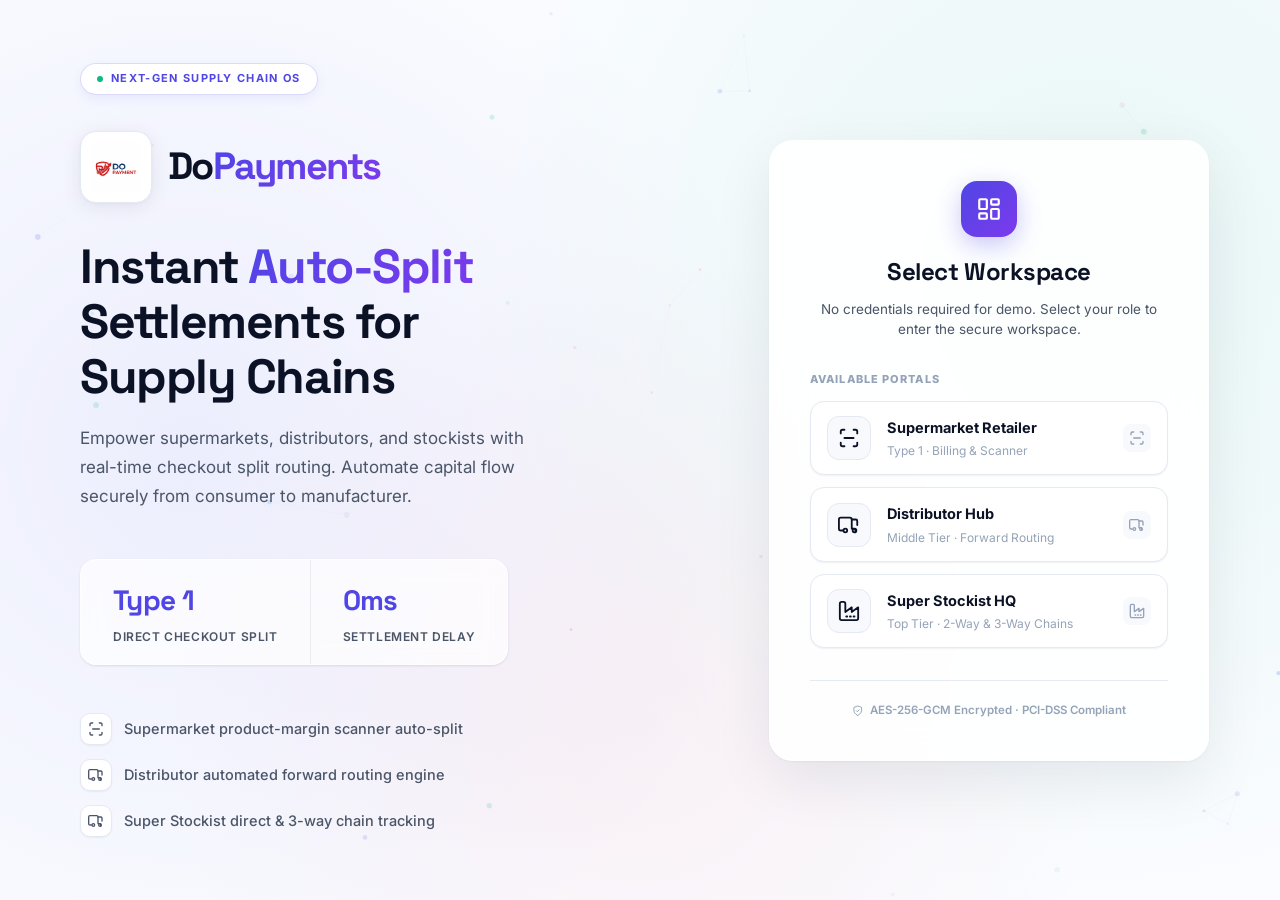
<file: index.html>
<!DOCTYPE html>

<html lang="en">
<head>
<meta charset="utf-8"/>
<meta content="width=device-width, initial-scale=1.0" name="viewport"/>
<title>DoPayments — Smart Business Intelligence Platform</title>
<meta content="Intelligent Business Management System for Retailers, Distributors and Manufacturers. Stock, Sales, Credit, and Financial Planning in one platform." name="description"/>
<link href="assets/css/global.css" rel="stylesheet"/>
<style>
    body { background: var(--bg); overflow-x: hidden; font-family: 'Inter', sans-serif; }

    /* Premium Mesh Gradient Background */
    .hero-bg {
      position: fixed; inset: 0; z-index: 0;
      background: radial-gradient(circle at 15% 50%, rgba(79, 70, 229, 0.08), transparent 50%),
                  radial-gradient(circle at 85% 30%, rgba(16, 185, 129, 0.08), transparent 50%),
                  radial-gradient(circle at 50% 80%, rgba(225, 29, 72, 0.05), transparent 50%);
      background-color: #FAFCFF;
    }
    
    #particles { position: fixed; inset: 0; z-index: 1; pointer-events: none; opacity: 0.5; }

    .hero {
      min-height: 100vh; display: grid;
      grid-template-columns: 1.2fr 1fr; position: relative; z-index: 2;
      max-width: 1400px; margin: 0 auto;
    }

    /* ── Left Brand Panel ── */
    .hero-brand {
      display: flex; flex-direction: column; justify-content: center;
      padding: 60px 80px; position: relative; background: transparent;
    }

    .brand-badge {
      display: inline-flex; align-items: center; gap: 8px;
      padding: 6px 16px; border-radius: 30px;
      background: var(--white); border: 1px solid rgba(79,70,229,0.2);
      font-size: 11px; font-weight: 700; color: var(--secondary);
      text-transform: uppercase; letter-spacing: 0.12em;
      margin-bottom: 36px; width: fit-content;
      box-shadow: 0 4px 12px rgba(79,70,229,0.08);
    }
    .brand-badge-dot { width: 6px; height: 6px; border-radius: 50%; background: var(--success); box-shadow: 0 0 0 0 rgba(16,185,129,0.6); animation: pulseDotGlow 1.5s infinite; display: inline-block; }

    .hero-logo { display: flex; align-items: center; gap: 16px; margin-bottom: 36px; }
    .hero-logo-mark {
      width: 72px; height: 72px; border-radius: 16px;
      background: var(--white); display: flex; align-items: center; justify-content: center;
      box-shadow: var(--shadow-card); border: 1px solid var(--border);
      overflow: hidden; flex-shrink: 0; padding: 10px;
    }
    .hero-logo-mark img { width: 100%; height: 100%; object-fit: contain; display: block; }
    .hero-logo-text { font-family: 'Space Grotesk', sans-serif; font-size: 38px; font-weight: 800; color: var(--text); letter-spacing: -0.04em; }
    .hero-logo-text span { background: var(--grad-brand); -webkit-background-clip: text; -webkit-text-fill-color: transparent; }

    .hero-h1 { font-size: 48px; font-weight: 800; line-height: 1.15; color: var(--text); margin-bottom: 20px; letter-spacing: -0.03em; font-family: 'Space Grotesk', sans-serif; }
    .hero-h1 .highlight { background: var(--grad-brand); -webkit-background-clip: text; -webkit-text-fill-color: transparent; }
    .hero-desc { font-size: 17px; color: var(--text-muted); line-height: 1.7; max-width: 480px; margin-bottom: 48px; }

    .hero-stats { display: flex; gap: 0; margin-bottom: 48px; border: 1px solid rgba(255,255,255,0.6); border-radius: 16px; background: rgba(255,255,255,0.7); backdrop-filter: blur(12px); overflow: hidden; box-shadow: var(--shadow-sm); width: fit-content; }
    .stat-item { display: flex; flex-direction: column; padding: 18px 32px; border-right: 1px solid rgba(0,0,0,0.06); }
    .stat-item:last-child { border-right: none; }
    .stat-num { font-family: 'Space Grotesk', sans-serif; font-size: 28px; font-weight: 800; color: var(--secondary); letter-spacing: -0.02em; }
    .stat-lbl { font-size: 12px; color: var(--text-muted); margin-top: 4px; font-weight: 600; text-transform: uppercase; letter-spacing: 0.05em; }

    .hero-features { display: flex; flex-direction: column; gap: 14px; }
    .feature-item { display: flex; align-items: center; gap: 12px; font-size: 14.5px; font-weight: 500; color: var(--text-muted); }
    .feature-item .fi-icon {
      width: 32px; height: 32px; border-radius: 10px;
      background: var(--white);
      border: 1px solid var(--border); box-shadow: var(--shadow-xs);
      display: flex; align-items: center; justify-content: center; font-size: 16px; flex-shrink: 0;
    }

    /* ── Right Login Panel ── */
    .hero-login {
      display: flex; align-items: center; justify-content: center;
      padding: 40px;
      position: relative;
    }

    .login-card { 
      width: 100%; max-width: 440px; 
      background: rgba(255,255,255,0.9);
      backdrop-filter: blur(20px);
      border: 1px solid rgba(255,255,255,0.8);
      border-radius: var(--radius-xl);
      padding: 40px;
      box-shadow: 0 20px 60px rgba(12,18,38,0.08), 0 1px 3px rgba(12,18,38,0.05);
    }

    .login-header { text-align: center; margin-bottom: 32px; }
    .login-icon {
      width: 56px; height: 56px; border-radius: 16px;
      background: var(--grad-brand); color: white;
      box-shadow: 0 8px 24px rgba(79,70,229,0.3);
      display: flex; align-items: center; justify-content: center;
      font-size: 24px; margin: 0 auto 16px;
    }
    .login-title { font-family: 'Space Grotesk', sans-serif; font-size: 24px; font-weight: 800; color: var(--text); margin-bottom: 8px; letter-spacing: -0.02em; }
    .login-sub { font-size: 13.5px; color: var(--text-muted); line-height: 1.5; }

    .role-section-label { font-size: 11px; font-weight: 800; color: var(--text-dim); text-transform: uppercase; letter-spacing: 0.1em; margin-bottom: 12px; }

    .role-cards { display: flex; flex-direction: column; gap: 12px; }
    .role-card-item {
      display: flex; align-items: center; gap: 16px; padding: 14px 16px;
      border: 1.5px solid var(--border); border-radius: 14px;
      background: var(--white); cursor: pointer;
      transition: var(--transition); position: relative;
      box-shadow: var(--shadow-xs);
    }
    .role-card-item:hover { 
      border-color: var(--secondary); 
      box-shadow: 0 4px 16px rgba(79,70,229,0.1); 
      transform: translateY(-2px);
    }
    .role-card-item:active { transform: scale(0.98); }
    .role-card-icon {
      width: 44px; height: 44px; border-radius: 12px; flex-shrink: 0;
      display: flex; align-items: center; justify-content: center;
      font-size: 20px; background: var(--bg-card2); border: 1px solid var(--border);
      transition: var(--transition);
    }
    .role-card-item:hover .role-card-icon { background: var(--secondary); border-color: var(--secondary); color: white; }
    .role-card-info { flex: 1; min-width: 0; }
    .role-card-title { font-size: 14.5px; font-weight: 700; color: var(--text); margin-bottom: 2px; }
    .role-card-desc { font-size: 12px; color: var(--text-dim); }
    .role-card-arrow { width: 28px; height: 28px; border-radius: 8px; background: var(--bg-card2); display: flex; align-items: center; justify-content: center; font-size: 14px; color: var(--text-dim); transition: var(--transition); flex-shrink: 0; }
    .role-card-item:hover .role-card-arrow { background: var(--secondary); color: white; }

    .login-footer { margin-top: 32px; padding-top: 20px; border-top: 1px solid var(--border); display: flex; align-items: center; justify-content: center; }
    .security-badge { display: inline-flex; align-items: center; gap: 6px; font-size: 11.5px; color: var(--text-dim); font-weight: 600; }

    @media (max-width: 1024px) {
      .hero { grid-template-columns: 1fr; min-height: auto; }
      .hero-brand { padding: 48px 32px 32px; text-align: center; align-items: center; }
      .brand-badge { margin: 0 auto 32px; }
      .hero-logo { justify-content: center; }
      .hero-desc { text-align: center; }
      .hero-login { padding: 32px 24px 60px; }
      .login-card { max-width: 500px; }
    }
    @media (max-width: 520px) {
      .hero-logo-text { font-size: 32px; }
      .hero-h1 { font-size: 32px; }
      .hero-brand { padding: 40px 24px 24px; }
      .login-card { padding: 24px; }
    }
  </style>
</head>
<body>
<div class="hero-bg"></div>
<canvas id="particles"></canvas>
<div class="hero">
<!-- Left Brand Panel -->
<div class="hero-brand">
<div class="brand-badge slide-up" style="animation-delay: 0.1s;">
<span class="brand-badge-dot"></span>
      Next-Gen Supply Chain OS
    </div>
<div class="hero-logo slide-up" style="animation-delay: 0.2s;">
<div class="hero-logo-mark"><img alt="DoPayments logo" src="assets/logo.jpeg"/></div>
<div class="hero-logo-text">Do<span>Payments</span></div>
</div>
<h1 class="hero-h1 slide-up" style="animation-delay: 0.3s;">
      Instant <span class="highlight">Auto-Split</span><br/>Settlements for<br/>Supply Chains
    </h1>
<p class="hero-desc slide-up" style="animation-delay: 0.4s;">
      Empower supermarkets, distributors, and stockists with real-time checkout split routing. Automate capital flow securely from consumer to manufacturer.
    </p>
<div class="hero-stats slide-up" style="animation-delay: 0.5s;">
<div class="stat-item">
<span class="stat-num">Type 1</span>
<span class="stat-lbl">Direct Checkout Split</span>
</div>
<div class="stat-item">
<span class="stat-num">0ms</span>
<span class="stat-lbl">Settlement Delay</span>
</div>
</div>
<div class="hero-features slide-up" style="animation-delay: 0.6s;">
<div class="feature-item"><div class="fi-icon"><svg viewBox="0 0 24 24" fill="none" stroke="currentColor" stroke-width="2" stroke-linecap="round" stroke-linejoin="round" class="dp-icon-svg" width="1em" height="1em" aria-hidden="true"><path d="M3 7V5a2 2 0 0 1 2-2h2"/><path d="M17 3h2a2 2 0 0 1 2 2v2"/><path d="M21 17v2a2 2 0 0 1-2 2h-2"/><path d="M7 21H5a2 2 0 0 1-2-2v-2"/><line x1="7" y1="12" x2="17" y2="12"/></svg></div> Supermarket product-margin scanner auto-split</div>
<div class="feature-item"><div class="fi-icon"><svg viewBox="0 0 24 24" fill="none" stroke="currentColor" stroke-width="2" stroke-linecap="round" stroke-linejoin="round" class="dp-icon-svg" width="1em" height="1em" aria-hidden="true"><path d="M5 18H3c-1.1 0-2-.9-2-2V6c0-1.1.9-2 2-2h10c1.1 0 2 .9 2 2v10h2c1.1 0 2 .9 2 2v2"/><circle cx="8" cy="18" r="2"/><circle cx="18" cy="18" r="2"/><path d="M15 6h4.5c.83 0 1.5.67 1.5 1.5v4.5"/></svg></div> Distributor automated forward routing engine</div>
<div class="feature-item"><div class="fi-icon"><svg viewBox="0 0 24 24" fill="none" stroke="currentColor" stroke-width="2" stroke-linecap="round" stroke-linejoin="round" class="dp-icon-svg" width="1em" height="1em" aria-hidden="true"><path d="M5 18H3c-1.1 0-2-.9-2-2V6c0-1.1.9-2 2-2h10c1.1 0 2 .9 2 2v10h2c1.1 0 2 .9 2 2v2"/><circle cx="8" cy="18" r="2"/><circle cx="18" cy="18" r="2"/><path d="M15 6h4.5c.83 0 1.5.67 1.5 1.5v4.5"/></svg></div> Super Stockist direct &amp; 3-way chain tracking</div>
</div>
</div>
<!-- Right Login Panel -->
<div class="hero-login">
<div class="login-card fade-in" style="animation-delay: 0.3s;">
<div class="login-header">
<div class="login-icon"><svg viewBox="0 0 24 24" fill="none" stroke="currentColor" stroke-width="2" stroke-linecap="round" stroke-linejoin="round" class="dp-icon-svg" width="1em" height="1em" aria-hidden="true"><rect x="3" y="3" width="7" height="9" rx="1"/><rect x="14" y="3" width="7" height="5" rx="1"/><rect x="14" y="12" width="7" height="9" rx="1"/><rect x="3" y="16" width="7" height="5" rx="1"/></svg></div>
<div class="login-title">Select Workspace</div>
<div class="login-sub">No credentials required for demo. Select your role to enter the secure workspace.</div>
</div>
<div class="role-section-label">Available Portals</div>
<div class="role-cards">
<div class="role-card-item" data-role="retailer_supermarket" onclick="loginAs('retailer_supermarket')">
<div class="role-card-icon"><svg viewBox="0 0 24 24" fill="none" stroke="currentColor" stroke-width="2" stroke-linecap="round" stroke-linejoin="round" class="dp-icon-svg" width="1em" height="1em" aria-hidden="true"><path d="M3 7V5a2 2 0 0 1 2-2h2"/><path d="M17 3h2a2 2 0 0 1 2 2v2"/><path d="M21 17v2a2 2 0 0 1-2 2h-2"/><path d="M7 21H5a2 2 0 0 1-2-2v-2"/><line x1="7" y1="12" x2="17" y2="12"/></svg></div>
<div class="role-card-info">
<div class="role-card-title">Supermarket Retailer</div>
<div class="role-card-desc">Type 1 · Billing &amp; Scanner</div>
</div>
<div class="role-card-arrow"><svg viewBox="0 0 24 24" fill="none" stroke="currentColor" stroke-width="2" stroke-linecap="round" stroke-linejoin="round" class="dp-icon-svg" width="1em" height="1em" aria-hidden="true"><path d="M3 7V5a2 2 0 0 1 2-2h2"/><path d="M17 3h2a2 2 0 0 1 2 2v2"/><path d="M21 17v2a2 2 0 0 1-2 2h-2"/><path d="M7 21H5a2 2 0 0 1-2-2v-2"/><line x1="7" y1="12" x2="17" y2="12"/></svg></div>
</div>
<div class="role-card-item" data-role="distributor" onclick="loginAs('distributor')">
<div class="role-card-icon"><svg viewBox="0 0 24 24" fill="none" stroke="currentColor" stroke-width="2" stroke-linecap="round" stroke-linejoin="round" class="dp-icon-svg" width="1em" height="1em" aria-hidden="true"><path d="M5 18H3c-1.1 0-2-.9-2-2V6c0-1.1.9-2 2-2h10c1.1 0 2 .9 2 2v10h2c1.1 0 2 .9 2 2v2"/><circle cx="8" cy="18" r="2"/><circle cx="18" cy="18" r="2"/><path d="M15 6h4.5c.83 0 1.5.67 1.5 1.5v4.5"/></svg></div>
<div class="role-card-info">
<div class="role-card-title">Distributor Hub</div>
<div class="role-card-desc">Middle Tier · Forward Routing</div>
</div>
<div class="role-card-arrow"><svg viewBox="0 0 24 24" fill="none" stroke="currentColor" stroke-width="2" stroke-linecap="round" stroke-linejoin="round" class="dp-icon-svg" width="1em" height="1em" aria-hidden="true"><path d="M5 18H3c-1.1 0-2-.9-2-2V6c0-1.1.9-2 2-2h10c1.1 0 2 .9 2 2v10h2c1.1 0 2 .9 2 2v2"/><circle cx="8" cy="18" r="2"/><circle cx="18" cy="18" r="2"/><path d="M15 6h4.5c.83 0 1.5.67 1.5 1.5v4.5"/></svg></div>
</div>
<div class="role-card-item" data-role="super_stockist" onclick="loginAs('super_stockist')">
<div class="role-card-icon"><svg viewBox="0 0 24 24" fill="none" stroke="currentColor" stroke-width="2" stroke-linecap="round" stroke-linejoin="round" class="dp-icon-svg" width="1em" height="1em" aria-hidden="true"><path d="M2 20a2 2 0 0 0 2 2h16a2 2 0 0 0 2-2V8l-7 5V8l-7 5V4a2 2 0 0 0-2-2H4a2 2 0 0 0-2 2Z"/><path d="M17 18h1"/><path d="M13 18h1"/><path d="M9 18h1"/></svg></div>
<div class="role-card-info">
<div class="role-card-title">Super Stockist HQ</div>
<div class="role-card-desc">Top Tier · 2-Way &amp; 3-Way Chains</div>
</div>
<div class="role-card-arrow"><svg viewBox="0 0 24 24" fill="none" stroke="currentColor" stroke-width="2" stroke-linecap="round" stroke-linejoin="round" class="dp-icon-svg" width="1em" height="1em" aria-hidden="true"><path d="M2 20a2 2 0 0 0 2 2h16a2 2 0 0 0 2-2V8l-7 5V8l-7 5V4a2 2 0 0 0-2-2H4a2 2 0 0 0-2 2Z"/><path d="M17 18h1"/><path d="M13 18h1"/><path d="M9 18h1"/></svg></div>
</div>
</div>
<div class="login-footer">
<div class="security-badge"><svg viewBox="0 0 24 24" fill="none" stroke="currentColor" stroke-width="2" stroke-linecap="round" stroke-linejoin="round" class="dp-icon-svg" width="1em" height="1em" aria-hidden="true"><path d="M12 22s8-4 8-10V5l-8-3-8 3v7c0 6 8 10 8 10z"/><path d="m9 12 2 2 4-4"/></svg> AES-256-GCM Encrypted · PCI-DSS Compliant</div>
</div>
</div>
</div>
</div>
<script>
  const canvas = document.getElementById('particles');
  const ctx = canvas.getContext('2d');
  let W = canvas.width = window.innerWidth;
  let H = canvas.height = window.innerHeight;
  window.addEventListener('resize', () => { W = canvas.width = window.innerWidth; H = canvas.height = window.innerHeight; });

  const COLORS = ['#4F46E5', '#10B981', '#2563EB', '#E11D48'];
  const particles = Array.from({ length: 40 }, () => ({
    x: Math.random() * W, y: Math.random() * H,
    r: Math.random() * 2 + 1,
    vx: (Math.random() - 0.5) * 0.3, vy: (Math.random() - 0.5) * 0.3,
    color: COLORS[Math.floor(Math.random() * COLORS.length)],
    alpha: Math.random() * 0.3 + 0.1
  }));

  function drawParticles() {
    ctx.clearRect(0, 0, W, H);
    particles.forEach(p => {
      p.x += p.vx; p.y += p.vy;
      if (p.x < 0) p.x = W; if (p.x > W) p.x = 0;
      if (p.y < 0) p.y = H; if (p.y > H) p.y = 0;
      ctx.beginPath(); ctx.arc(p.x, p.y, p.r, 0, Math.PI * 2);
      ctx.fillStyle = p.color + Math.round(p.alpha * 255).toString(16).padStart(2,'0');
      ctx.fill();
    });
    for (let i = 0; i < particles.length; i++) {
      for (let j = i + 1; j < particles.length; j++) {
        const dx = particles[i].x - particles[j].x;
        const dy = particles[i].y - particles[j].y;
        const dist = Math.sqrt(dx*dx + dy*dy);
        if (dist < 120) {
          ctx.beginPath();
          ctx.strokeStyle = `rgba(79,70,229,${0.08 * (1 - dist/120)})`;
          ctx.lineWidth = 1;
          ctx.moveTo(particles[i].x, particles[i].y);
          ctx.lineTo(particles[j].x, particles[j].y);
          ctx.stroke();
        }
      }
    }
    requestAnimationFrame(drawParticles);
  }
  drawParticles();

  function loginAs(role) {
    const roles = {
      retailer_supermarket: { id: 1, name: 'Supermarket Retailer', role: 'retailer_supermarket' },
      distributor: { id: 3, name: 'Distributor Hub', role: 'distributor' },
      super_stockist: { id: 4, name: 'Super Stockist HQ', role: 'super_stockist' }
    };
    
    const user = roles[role];
    if (user) {
      localStorage.setItem('dp_user', JSON.stringify(user));
      window.initializeSharedState();
      
      const card = document.querySelector(`[data-role="${role}"]`);
      if (card) {
        card.style.borderColor = 'var(--secondary)';
        card.style.boxShadow = '0 0 0 3px rgba(79,70,229,0.2)';
        const arrow = card.querySelector('.role-card-arrow');
        if (arrow) {
          arrow.innerHTML = '<svg viewBox="0 0 24 24" fill="none" stroke="currentColor" stroke-width="2" stroke-linecap="round" stroke-linejoin="round" class="dp-icon-svg" width="1em" height="1em" aria-hidden="true"><rect x="3" y="3" width="7" height="9" rx="1"/><rect x="14" y="3" width="7" height="5" rx="1"/><rect x="14" y="12" width="7" height="9" rx="1"/><rect x="3" y="16" width="7" height="5" rx="1"/></svg>';
          arrow.style.background = 'var(--success)';
          arrow.style.color = 'white';
        }
      }
      
      setTimeout(() => {
        window.location.href = 'dashboard.html';
      }, 400);
    }
  }
</script>
<script src="assets/js/app-shell.js"></script>
<script src="assets/js/pro-icons.js"></script>
</body>
</html>
</file>
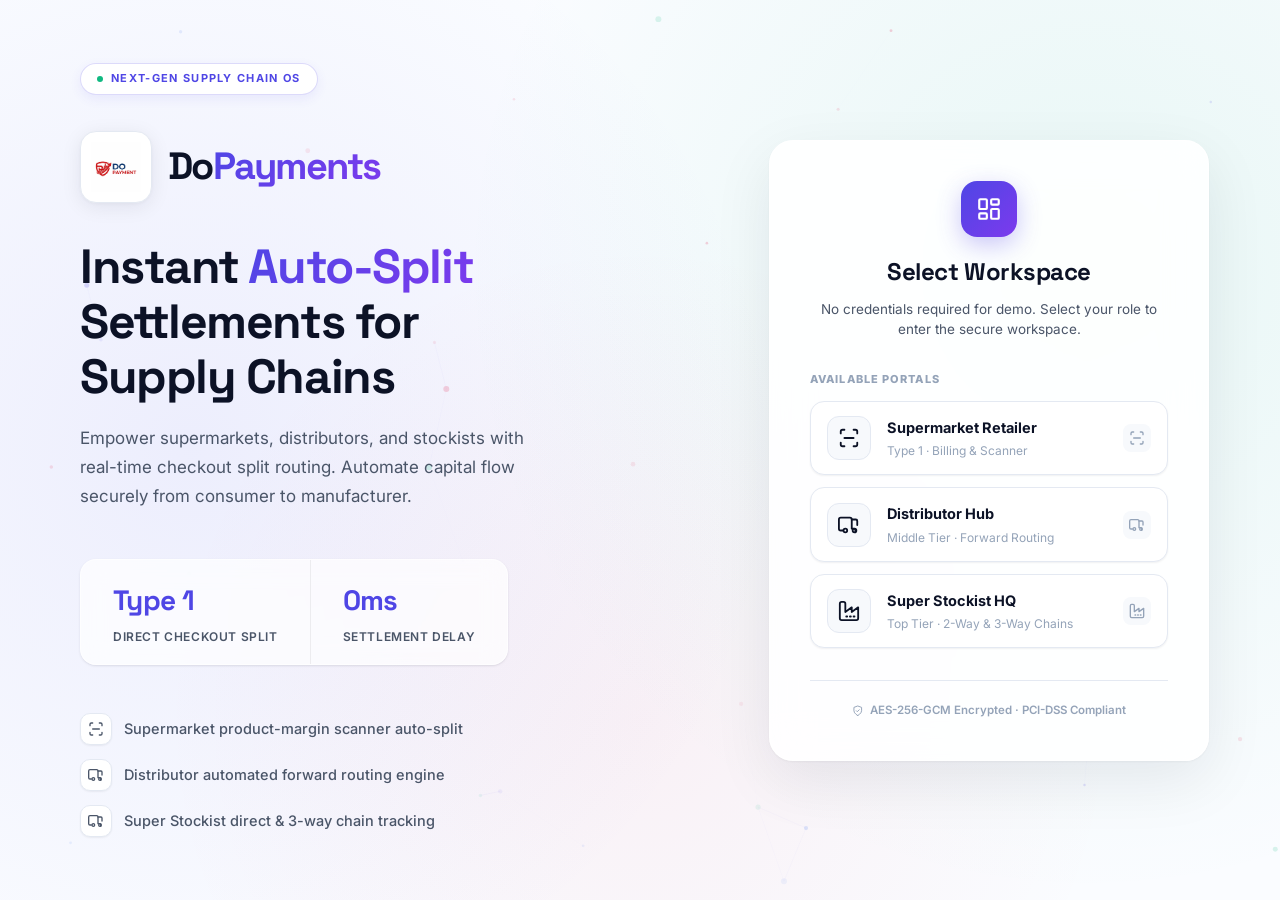
<file: dashboard.html>
<!DOCTYPE html>

<html lang="en">
<head>
<meta charset="utf-8"/>
<meta content="width=device-width, initial-scale=1.0" name="viewport"/>
<title>DoPayments Dashboard</title>
<link href="assets/css/global.css" rel="stylesheet"/>
<style>

    /* Tab visibility */
    .tab-pane { display: none; }
    .tab-pane.active { display: block; animation: fadeIn 0.25s ease; }

    /* Split flow nodes */
    .sf-wrap {
      display: flex;
      flex-direction: column;
      align-items: center;
      gap: 0;
      padding: 28px 20px;
      background: #F8F9FF;
      border: 1px solid var(--border);
      border-radius: var(--radius);
    }
    .sf-node {
      background: white;
      border: 1.5px solid var(--border);
      border-radius: 12px;
      padding: 14px 20px;
      text-align: center;
      width: 210px;
      box-shadow: var(--shadow-sm);
      transition: transform 0.2s ease, box-shadow 0.2s ease;
    }
    .sf-node:hover {
      transform: translateY(-2px);
      box-shadow: var(--shadow-card);
    }
    .sf-node.border-blue   { border-color: var(--accent);   box-shadow: 0 0 0 3px rgba(37,99,235,0.08); }
    .sf-node.border-green  { border-color: var(--success);  box-shadow: 0 0 0 3px rgba(16,185,129,0.08); }
    .sf-node.border-gold   { border-color: var(--gold);     box-shadow: 0 0 0 3px rgba(245,158,11,0.08); }
    .sf-node.border-red    { border-color: var(--primary);  box-shadow: 0 0 0 3px rgba(225,29,72,0.08); }
    .sf-node.border-purple { border-color: var(--secondary); box-shadow: 0 0 0 3px rgba(79,70,229,0.08); }

    .sf-icon  { font-size: 20px; margin-bottom: 5px; }
    .sf-label { font-size: 10px; font-weight: 700; text-transform: uppercase; color: var(--text-dim); letter-spacing: 0.6px; }
    .sf-title { font-size: 12px; font-weight: 700; color: var(--text); margin: 3px 0; }
    .sf-amount { font-family: 'Space Grotesk', sans-serif; font-size: 17px; font-weight: 800; color: var(--secondary); margin-top: 3px; }
    .sf-amount.c-blue   { color: var(--accent); }
    .sf-amount.c-green  { color: var(--success); }
    .sf-amount.c-gold   { color: var(--gold); }
    .sf-amount.c-red    { color: var(--primary); }
    .sf-note  { font-size: 10px; color: var(--text-dim); margin-top: 3px; }

    .sf-arrow {
      font-size: 11px;
      font-weight: 700;
      color: var(--text-dim);
      padding: 6px 0;
      text-align: center;
    }

    .sf-split-row {
      display: flex;
      justify-content: center;
      gap: 36px;
      width: 100%;
    }
    .sf-branch {
      display: flex;
      flex-direction: column;
      align-items: center;
    }
    .sf-nested-row {
      display: flex;
      justify-content: center;
      gap: 20px;
    }

    /* Summary chips below the flow */
    .summary-chips {
      display: flex;
      flex-wrap: wrap;
      justify-content: center;
      gap: 8px;
      margin-top: 18px;
      padding-top: 16px;
      border-top: 1px solid var(--border);
      width: 100%;
    }
    .chip {
      display: flex;
      align-items: center;
      gap: 6px;
      background: var(--bg-card2);
      border: 1px solid var(--border);
      border-radius: 20px;
      padding: 5px 13px;
      font-size: 12px;
    }
    .chip-dot { width: 8px; height: 8px; border-radius: 50%; flex-shrink: 0; }
    .chip-lbl { color: var(--text-dim); }
    .chip-val { font-weight: 700; color: var(--text); margin-left: 2px; }

    /* Step info card */
    .step-card {
      display: flex;
      flex-direction: column;
      gap: 10px;
    }
    .step-item {
      display: flex;
      align-items: flex-start;
      gap: 12px;
      padding: 12px 14px;
      background: white;
      border: 1px solid var(--border);
      border-radius: 8px;
    }
    .step-num {
      width: 26px;
      height: 26px;
      border-radius: 50%;
      background: var(--secondary);
      color: white;
      font-size: 12px;
      font-weight: 700;
      display: flex;
      align-items: center;
      justify-content: center;
      flex-shrink: 0;
      margin-top: 1px;
    }
    .step-text strong { display: block; font-size: 13px; color: var(--text); }
    .step-text span   { font-size: 12px; color: var(--text-muted); }

    /* Animated node highlight */
    @keyframes nodePulse {
      0%   { box-shadow: 0 0 0 2px rgba(79,70,229,0.3); }
      100% { box-shadow: 0 0 0 8px rgba(79,70,229,0); }
    }
    .sf-node.pulsing { animation: nodePulse 1s ease-out infinite; }

    /* Masked cell */
    .cell-masked { color: var(--text-dim); font-style: italic; letter-spacing: 2px; opacity: 0.4; }

    @media (max-width: 900px) {
      .sf-split-row { gap: 14px; }
      .sf-nested-row { gap: 10px; }
      .sf-node { width: 160px; min-width: 130px; }
    }

  </style>
</head>
<body>
<div class="app-layout">
<!-- Sidebar -->
<aside class="sidebar" id="sidebar">
<div class="sidebar-logo">
<div class="logo-mark">
<img alt="DoPayments logo" src="assets/logo.jpeg"/>
</div>
<div class="logo-text">DoPayments</div>
</div>
<nav class="sidebar-nav" id="sidebarNav">
<!-- Generated by JS -->
</nav>
<div class="sidebar-footer">
<div class="user-chip">
<div class="user-avatar" id="userAvatar">R</div>
<div>
<div class="user-name" id="userName">Retailer</div>
<div class="user-role" id="userRole">Supermarket Retailer</div>
</div>
</div>
<button class="btn btn-ghost btn-sm" onclick="changeRole()" style="width:100%; margin-top:8px; justify-content:center;">
        Switch Role
      </button>
</div>
</aside>
<!-- Main content area -->
<div class="main-content">
<header class="topbar">
<div class="topbar-title" id="pageTitle">Dashboard</div>
<div class="topbar-actions">
<select class="quick-switcher" id="roleSwitcher" onchange="quickSwitchRole(this.value)" title="Switch active role">
<option value="retailer_supermarket">Supermarket Retailer</option>
<option value="distributor">Distributor Hub</option>
<option value="super_stockist">Super Stockist HQ</option>
</select>
<div id="currentDate" style="font-size:13px; color:var(--text-muted); margin-left:8px;"></div>
</div>
</header>
<div class="page-body">
<!-- ===================================================
           SUPERMARKET RETAILER SECTION
      ==================================================== -->
<!-- Overview Tab -->
<div class="tab-pane" id="tab-supermarket_overview">
<div class="role-header-banner">
<div class="role-header-title">
<span class="kpi-icon" style="background:rgba(79,70,229,0.08); color:var(--secondary); position:relative; width:44px; height:44px; font-size:20px;"><svg viewBox="0 0 24 24" fill="none" stroke="currentColor" stroke-width="2" stroke-linecap="round" stroke-linejoin="round" class="dp-icon-svg" width="1em" height="1em" aria-hidden="true"><path d="M3 7V5a2 2 0 0 1 2-2h2"/><path d="M17 3h2a2 2 0 0 1 2 2v2"/><path d="M21 17v2a2 2 0 0 1-2 2h-2"/><path d="M7 21H5a2 2 0 0 1-2-2v-2"/><line x1="7" y1="12" x2="17" y2="12"/></svg></span>
<div>
<h2>Supermarket Retailer</h2>
<p style="font-size:12px; color:var(--text-muted); margin:0;">Point of sale portal. Payments are split automatically on every checkout.</p>
</div>
</div>
</div>
<div class="kpi-grid">
<div class="kpi-card">
<div class="kpi-label">Merchant Bank Account</div>
<div class="kpi-value" id="sm-bank-val">0.00</div>
<div class="kpi-sub">Profit margin retained here</div>
<div class="kpi-icon" style="background:rgba(37,99,235,0.1); color:var(--accent);"><svg viewBox="0 0 24 24" fill="none" stroke="currentColor" stroke-width="2" stroke-linecap="round" stroke-linejoin="round" class="dp-icon-svg" width="1em" height="1em" aria-hidden="true"><path d="M21 12V7H5a2 2 0 0 1 0-4h14v4"/><path d="M3 5v14a2 2 0 0 0 2 2h16v-5"/><path d="M18 12a2 2 0 0 0 0 4h4v-4Z"/></svg></div>
</div>
<div class="kpi-card">
<div class="kpi-label">DoPayments Wallet</div>
<div class="kpi-value" id="sm-wallet-val">0.00</div>
<div class="kpi-sub">Transit wallet, clears to zero after split</div>
<div class="kpi-icon" style="background:rgba(16,185,129,0.1); color:var(--success);"><svg viewBox="0 0 24 24" fill="none" stroke="currentColor" stroke-width="2" stroke-linecap="round" stroke-linejoin="round" class="dp-icon-svg" width="1em" height="1em" aria-hidden="true"><path d="M21 12V7H5a2 2 0 0 1 0-4h14v4"/><path d="M3 5v14a2 2 0 0 0 2 2h16v-5"/><path d="M18 12a2 2 0 0 0 0 4h4v-4Z"/></svg></div>
</div>
<div class="kpi-card">
<div class="kpi-label">Total Sales</div>
<div class="kpi-value" id="sm-sales-val">0.00</div>
<div class="kpi-sub">Gross customer payments collected</div>
<div class="kpi-icon" style="background:rgba(79,70,229,0.1); color:var(--secondary);"><svg viewBox="0 0 24 24" fill="none" stroke="currentColor" stroke-width="2" stroke-linecap="round" stroke-linejoin="round" class="dp-icon-svg" width="1em" height="1em" aria-hidden="true"><path d="M5 18H3c-1.1 0-2-.9-2-2V6c0-1.1.9-2 2-2h10c1.1 0 2 .9 2 2v10h2c1.1 0 2 .9 2 2v2"/><circle cx="8" cy="18" r="2"/><circle cx="18" cy="18" r="2"/><path d="M15 6h4.5c.83 0 1.5.67 1.5 1.5v4.5"/></svg></div>
</div>
<div class="kpi-card">
<div class="kpi-label">Paid to Distributors</div>
<div class="kpi-value" id="sm-payouts-val">0.00</div>
<div class="kpi-sub">Cost price routed to supply chain</div>
<div class="kpi-icon" style="background:rgba(245,159,40,0.1); color:var(--gold);"><svg viewBox="0 0 24 24" fill="none" stroke="currentColor" stroke-width="2" stroke-linecap="round" stroke-linejoin="round" class="dp-icon-svg" width="1em" height="1em" aria-hidden="true"><path d="M3 7V5a2 2 0 0 1 2-2h2"/><path d="M17 3h2a2 2 0 0 1 2 2v2"/><path d="M21 17v2a2 2 0 0 1-2 2h-2"/><path d="M7 21H5a2 2 0 0 1-2-2v-2"/><line x1="7" y1="12" x2="17" y2="12"/></svg></div>
</div>
</div>
<div class="card">
<div class="chart-title">Recent Checkout Splits</div>
<div class="table-wrap">
<table>
<thead>
<tr>
<th>Transaction ID</th>
<th>Products Sold</th>
<th>Customer Paid</th>
<th>Your Share</th>
<th>Distributor Share</th>
<th>Status</th>
</tr>
</thead>
<tbody id="sm-overview-ledger"></tbody>
</table>
</div>
</div>
</div>
<!-- Billing Tab -->
<div class="tab-pane" id="tab-supermarket_billing">
<div class="billing-layout">
<div class="card">
<div class="chart-title">Checkout Counter</div>
<p style="font-size:13px; color:var(--text-muted); margin-bottom:16px;">
              Click a product to simulate scanning it at the billing counter.
            </p>
<div class="product-grid" id="billing-product-grid"></div>
</div>
<div style="display:flex; flex-direction:column; gap:20px;">
<div class="card" style="background:var(--bg-card2);">
<div class="chart-title">Shopping Cart</div>
<div id="billing-cart-items" style="min-height:100px; display:flex; flex-direction:column; gap:8px;">
<div style="color:var(--text-dim); text-align:center; margin-top:32px; font-size:13px;">Cart is empty. Scan some products.</div>
</div>
<div class="divider"></div>
<div style="display:flex; justify-content:space-between; font-weight:700; font-size:16px; margin-bottom:16px;">
<span>Total</span>
<span id="billing-cart-total" style="color:var(--secondary);">0.00</span>
</div>
<button class="btn btn-primary" disabled="" id="btn-checkout" onclick="openCheckoutModal()" style="width:100%; justify-content:center;">
                Checkout and Split Payment
              </button>
</div>
<div class="card" style="border:1px dashed var(--secondary); background:rgba(79,70,229,0.02);">
<div class="chart-title">How Splitting Works</div>
<div class="step-card">
<div class="step-item">
<div class="step-num">1</div>
<div class="step-text">
<strong>Customer pays at checkout</strong>
<span>Payment lands in the DoPayments transit wallet instantly</span>
</div>
</div>
<div class="step-item">
<div class="step-num">2</div>
<div class="step-text">
<strong>Your margin goes to your bank</strong>
<span>Profit margin is routed to your Merchant Bank Account</span>
</div>
</div>
<div class="step-item">
<div class="step-num">3</div>
<div class="step-text">
<strong>Cost price goes to distributor</strong>
<span>Cost price is auto-forwarded to the supplier chain</span>
</div>
</div>
</div>
</div>
</div>
</div>
</div>
<!-- Distributors Tab -->
<div class="tab-pane" id="tab-supermarket_distributors">
<div class="grid-2" style="margin-bottom:20px;">
<div class="card">
<div class="chart-title">Connected Distributors</div>
<p style="font-size:13px; color:var(--text-muted); margin-bottom:18px;">
              These distributors receive the cost price automatically when you sell their products.
            </p>
<div id="sm-distributors-list" style="display:flex; flex-direction:column; gap:12px;"></div>
</div>
<div class="card">
<div class="chart-title">Add New Distributor</div>
<form class="form-stack" onsubmit="handleAddDistributor(event)">
<div class="input-group">
<span class="input-label">Distributor Name</span>
<input class="input" id="new-dist-name" placeholder="e.g. Unilever Distribution" required="" type="text"/>
</div>
<div class="input-group">
<span class="input-label">UPI ID or Settlement Account</span>
<input class="input" id="new-dist-upi" placeholder="e.g. unilever@okaxis" required="" type="text"/>
</div>
<div class="grid-2">
<div class="input-group">
<span class="input-label">Your Margin (%)</span>
<input class="input" id="new-dist-margin" max="50" min="5" required="" type="number" value="20"/>
</div>
<div class="input-group">
<span class="input-label">Supply Stockist</span>
<select class="select" id="new-dist-stockist" required="">
<option value="stockist_pepsi">PepsiCo Super Stockist X</option>
<option value="stockist_britannia">Britannia Super Stockist Y</option>
</select>
</div>
</div>
<button class="btn btn-primary" style="justify-content:center;" type="submit">Connect Distributor</button>
</form>
</div>
</div>
</div>
<!-- Ledger Tab -->
<div class="tab-pane" id="tab-supermarket_ledger">
<div class="card">
<div class="chart-title">Auto-Split Payout History</div>
<div class="table-wrap">
<table>
<thead>
<tr>
<th>Txn ID</th>
<th>Date and Time</th>
<th>Items Sold</th>
<th>Total Checkout</th>
<th>Your Margin</th>
<th>Supply Chain Splits</th>
<th>Status</th>
</tr>
</thead>
<tbody id="sm-full-ledger"></tbody>
</table>
</div>
</div>
</div>
<!-- ===================================================
           DISTRIBUTOR SECTION
      ==================================================== -->
<!-- Distributor Overview -->
<div class="tab-pane" id="tab-distributor_overview">
<div class="role-header-banner">
<div class="role-header-title">
<span class="kpi-icon" style="background:rgba(245,158,11,0.08); color:var(--gold); position:relative; width:44px; height:44px; font-size:20px;"><svg viewBox="0 0 24 24" fill="none" stroke="currentColor" stroke-width="2" stroke-linecap="round" stroke-linejoin="round" class="dp-icon-svg" width="1em" height="1em" aria-hidden="true"><path d="M5 18H3c-1.1 0-2-.9-2-2V6c0-1.1.9-2 2-2h10c1.1 0 2 .9 2 2v10h2c1.1 0 2 .9 2 2v2"/><circle cx="8" cy="18" r="2"/><circle cx="18" cy="18" r="2"/><path d="M15 6h4.5c.83 0 1.5.67 1.5 1.5v4.5"/></svg></span>
<div>
<h2>Distributor Operations</h2>
<p style="font-size:12px; color:var(--text-muted); margin:0;">Incoming splits from supermarkets. Keep your margin, forward the rest to your stockist.</p>
</div>
</div>
<div>
<select class="select" id="distributor-selector" onchange="loadDistributorDashboard()" style="min-width:220px;">
<option value="pepsi">PepsiCo Distributor A</option>
<option value="britannia">Britannia Cadbury Distributor B</option>
</select>
</div>
</div>
<div class="kpi-grid">
<div class="kpi-card">
<div class="kpi-label">Wallet Balance</div>
<div class="kpi-value" id="dist-wallet-val">0.00</div>
<div class="kpi-sub">Retained margin balance</div>
<div class="kpi-icon" style="background:rgba(16,185,129,0.1); color:var(--success);"><svg viewBox="0 0 24 24" fill="none" stroke="currentColor" stroke-width="2" stroke-linecap="round" stroke-linejoin="round" class="dp-icon-svg" width="1em" height="1em" aria-hidden="true"><path d="M19 5c-1.5 0-2.8 1.4-3 2-3.5-1.5-11-.3-11 5 0 1.8 0 3 2 4.5V20h4v-2h3v2h4v-4c1-.5 1.7-1 2-2h2v-4h-2c0-1-.5-1.5-1-2h0V5z"/><path d="M2 9v1c0 1.1.9 2 2 2h1"/><path d="M16 11h0"/></svg></div>
</div>
<div class="kpi-card">
<div class="kpi-label">Total Received</div>
<div class="kpi-value" id="dist-sales-val">0.00</div>
<div class="kpi-sub">Cost price of goods settled</div>
<div class="kpi-icon" style="background:rgba(79,70,229,0.1); color:var(--secondary);"><svg viewBox="0 0 24 24" fill="none" stroke="currentColor" stroke-width="2" stroke-linecap="round" stroke-linejoin="round" class="dp-icon-svg" width="1em" height="1em" aria-hidden="true"><path d="M19 5c-1.5 0-2.8 1.4-3 2-3.5-1.5-11-.3-11 5 0 1.8 0 3 2 4.5V20h4v-2h3v2h4v-4c1-.5 1.7-1 2-2h2v-4h-2c0-1-.5-1.5-1-2h0V5z"/><path d="M2 9v1c0 1.1.9 2 2 2h1"/><path d="M16 11h0"/></svg></div>
</div>
<div class="kpi-card">
<div class="kpi-label">Your Margin Kept</div>
<div class="kpi-value" id="dist-margin-val">0.00</div>
<div class="kpi-sub" id="dist-margin-sub">12.5% of cost price</div>
<div class="kpi-icon" style="background:rgba(37,99,235,0.1); color:var(--accent);"><svg viewBox="0 0 24 24" fill="none" stroke="currentColor" stroke-width="2" stroke-linecap="round" stroke-linejoin="round" class="dp-icon-svg" width="1em" height="1em" aria-hidden="true"><path d="M19 5c-1.5 0-2.8 1.4-3 2-3.5-1.5-11-.3-11 5 0 1.8 0 3 2 4.5V20h4v-2h3v2h4v-4c1-.5 1.7-1 2-2h2v-4h-2c0-1-.5-1.5-1-2h0V5z"/><path d="M2 9v1c0 1.1.9 2 2 2h1"/><path d="M16 11h0"/></svg></div>
</div>
<div class="kpi-card">
<div class="kpi-label">Forwarded to Stockist</div>
<div class="kpi-value" id="dist-forward-val">0.00</div>
<div class="kpi-sub" id="dist-forward-sub">Sent upstream</div>
<div class="kpi-icon" style="background:rgba(230,57,70,0.1); color:var(--primary);"><svg viewBox="0 0 24 24" fill="none" stroke="currentColor" stroke-width="2" stroke-linecap="round" stroke-linejoin="round" class="dp-icon-svg" width="1em" height="1em" aria-hidden="true"><path d="M16 21v-2a4 4 0 0 0-4-4H6a4 4 0 0 0-4 4v2"/><circle cx="9" cy="7" r="4"/><path d="M22 21v-2a4 4 0 0 0-3-3.87"/><path d="M16 3.13a4 4 0 0 1 0 7.75"/></svg></div>
</div>
</div>
<div class="grid-2" style="margin-bottom:20px;">
<div class="card">
<div class="chart-title">Connected Partners</div>
<div class="ledger-list" id="distributor-connections-list"></div>
</div>
<div class="card">
<div class="chart-title">How Your Splits Work</div>
<div class="step-card">
<div class="step-item">
<div class="step-num">1</div>
<div class="step-text">
<strong>Retailer sends cost price</strong>
<span>When a supermarket scans your product, cost price is routed here</span>
</div>
</div>
<div class="step-item">
<div class="step-num">2</div>
<div class="step-text">
<strong>You keep your margin</strong>
<span>Your configured margin percentage stays in your wallet as profit</span>
</div>
</div>
<div class="step-item">
<div class="step-num">3</div>
<div class="step-text">
<strong>Remainder goes to stockist</strong>
<span>The balance is instantly forwarded to your Super Stockist supplier</span>
</div>
</div>
</div>
</div>
</div>
<div class="card">
<div class="chart-title">Recent Split Ledger</div>
<div class="table-wrap">
<table>
<thead>
<tr>
<th>Txn ID</th>
<th>Products</th>
<th>Received from Retailer</th>
<th id="dist-margin-tbl-header">Your Margin</th>
<th>Forwarded to Stockist</th>
<th>Status</th>
</tr>
</thead>
<tbody id="dist-overview-ledger"></tbody>
</table>
</div>
</div>
</div>
<!-- Distributor Incoming Tab -->
<div class="tab-pane" id="tab-distributor_incoming">
<div class="card">
<div class="chart-title">Incoming Splits from Retailers</div>
<div class="table-wrap">
<table>
<thead>
<tr>
<th>Txn ID</th>
<th>Date and Time</th>
<th>Products</th>
<th>Retailer Sale Total</th>
<th>Your Cost Price Share</th>
<th>Status</th>
</tr>
</thead>
<tbody id="dist-incoming-ledger"></tbody>
</table>
</div>
</div>
</div>
<!-- Distributor Outgoing Tab -->
<div class="tab-pane" id="tab-distributor_outgoing">
<div class="card">
<div class="chart-title">Outgoing Payments to Super Stockist</div>
<div class="table-wrap">
<table>
<thead>
<tr>
<th>Txn ID</th>
<th>Date and Time</th>
<th>Forwarded To</th>
<th>Amount Sent</th>
<th>Stockist UPI</th>
<th>Status</th>
</tr>
</thead>
<tbody id="dist-outgoing-ledger"></tbody>
</table>
</div>
</div>
</div>
<!-- Distributor Products Tab -->
<div class="tab-pane" id="tab-distributor_products">
<div class="card">
<div class="chart-title">Product Catalog and Margins</div>
<div class="table-wrap">
<table>
<thead>
<tr>
<th>Product ID</th>
<th>Product Name</th>
<th>Barcode</th>
<th>Retail Price (MRP)</th>
<th>Your Cost Price</th>
<th>Stockist Purchase Price</th>
<th>Stock Available</th>
</tr>
</thead>
<tbody id="dist-products-list"></tbody>
</table>
</div>
</div>
</div>
<!-- ===================================================
           SUPER STOCKIST SECTION
      ==================================================== -->
<!-- Stockist Overview -->
<div class="tab-pane" id="tab-stockist_overview">
<div class="role-header-banner">
<div class="role-header-title">
<span class="kpi-icon" style="background:rgba(16,185,129,0.08); color:var(--success); position:relative; width:44px; height:44px; font-size:20px;"><svg viewBox="0 0 24 24" fill="none" stroke="currentColor" stroke-width="2" stroke-linecap="round" stroke-linejoin="round" class="dp-icon-svg" width="1em" height="1em" aria-hidden="true"><path d="M2 20a2 2 0 0 0 2 2h16a2 2 0 0 0 2-2V8l-7 5V8l-7 5V4a2 2 0 0 0-2-2H4a2 2 0 0 0-2 2Z"/><path d="M17 18h1"/><path d="M13 18h1"/><path d="M9 18h1"/></svg></span>
<div>
<h2>Super Stockist Hub</h2>
<p style="font-size:12px; color:var(--text-muted); margin:0;">Track all settlements flowing in from the full supply chain.</p>
</div>
</div>
<div>
<select class="select" id="stockist-selector" onchange="loadStockistDashboard()" style="min-width:220px;">
<option value="stockist_pepsi">PepsiCo Super Stockist X</option>
<option value="stockist_britannia">Britannia Super Stockist Y</option>
</select>
</div>
</div>
<div class="kpi-grid">
<div class="kpi-card" style="grid-column:span 2;">
<div class="kpi-label">Stockist Wallet Balance</div>
<div class="kpi-value" id="st-wallet-val">0.00</div>
<div class="kpi-sub">Total settled balance</div>
<div class="kpi-icon" style="background:rgba(16,185,129,0.1); color:var(--success);"><svg viewBox="0 0 24 24" fill="none" stroke="currentColor" stroke-width="2" stroke-linecap="round" stroke-linejoin="round" class="dp-icon-svg" width="1em" height="1em" aria-hidden="true"><path d="M21 15v4a2 2 0 0 1-2 2H5a2 2 0 0 1-2-2v-4"/><polyline points="7 10 12 15 17 10"/><line x1="12" y1="15" x2="12" y2="3"/></svg></div>
</div>
<div class="kpi-card" style="grid-column:span 2;">
<div class="kpi-label">Total Payments Received</div>
<div class="kpi-value" id="st-sales-val">0.00</div>
<div class="kpi-sub">Settled from all checkout points</div>
<div class="kpi-icon" style="background:rgba(79,70,229,0.1); color:var(--secondary);"><svg viewBox="0 0 24 24" fill="none" stroke="currentColor" stroke-width="2" stroke-linecap="round" stroke-linejoin="round" class="dp-icon-svg" width="1em" height="1em" aria-hidden="true"><path d="M3 7V5a2 2 0 0 1 2-2h2"/><path d="M17 3h2a2 2 0 0 1 2 2v2"/><path d="M21 17v2a2 2 0 0 1-2 2h-2"/><path d="M7 21H5a2 2 0 0 1-2-2v-2"/><line x1="7" y1="12" x2="17" y2="12"/></svg></div>
</div>
</div>
<!-- Split mode toggle -->
<div class="split-mode-toggle" style="margin-bottom:20px;">
<button class="split-mode-btn active" id="btn-mode-chain" onclick="setStockistMode('chain')">
            3-Way Chain Split
          </button>
<button class="split-mode-btn" id="btn-mode-direct" onclick="setStockistMode('direct')">
            2-Way Direct Split
          </button>
</div>
<div class="chain-split-banner" id="st-banner-chain">
<div class="dsb-icon"><svg viewBox="0 0 24 24" fill="none" stroke="currentColor" stroke-width="2" stroke-linecap="round" stroke-linejoin="round" class="dp-icon-svg" width="1em" height="1em" aria-hidden="true"><path d="M5 18H3c-1.1 0-2-.9-2-2V6c0-1.1.9-2 2-2h10c1.1 0 2 .9 2 2v10h2c1.1 0 2 .9 2 2v2"/><circle cx="8" cy="18" r="2"/><circle cx="18" cy="18" r="2"/><path d="M15 6h4.5c.83 0 1.5.67 1.5 1.5v4.5"/></svg></div>
<div class="dsb-text">
<div class="dsb-title">3-Way Chain Split Active</div>
<div class="dsb-sub">Flow: Customer to Retailer to Distributor to You. The distributor keeps their margin before forwarding.</div>
</div>
</div>
<div class="direct-split-banner" id="st-banner-direct" style="display:none;">
<div class="dsb-icon"><svg viewBox="0 0 24 24" fill="none" stroke="currentColor" stroke-width="2" stroke-linecap="round" stroke-linejoin="round" class="dp-icon-svg" width="1em" height="1em" aria-hidden="true"><path d="M5 18H3c-1.1 0-2-.9-2-2V6c0-1.1.9-2 2-2h10c1.1 0 2 .9 2 2v10h2c1.1 0 2 .9 2 2v2"/><circle cx="8" cy="18" r="2"/><circle cx="18" cy="18" r="2"/><path d="M15 6h4.5c.83 0 1.5.67 1.5 1.5v4.5"/></svg></div>
<div class="dsb-text">
<div class="dsb-title">2-Way Direct Settlement Active</div>
<div class="dsb-sub">Flow: Customer to Retailer margin plus You directly. Bypasses the distributor layer entirely.</div>
</div>
</div>
<!-- Full split flow visual -->
<div class="card" style="margin-bottom:20px;">
<div class="chart-title">Full Payment Split Live View</div>
<p style="font-size:13px; color:var(--text-muted); margin-bottom:18px;">
            See exactly how every customer payment is divided across the supply chain before reaching you.
          </p>
<div class="sf-wrap">
<div class="sf-node border-blue" id="st-sef-customer">
<div class="sf-icon"><svg viewBox="0 0 24 24" fill="none" stroke="currentColor" stroke-width="2" stroke-linecap="round" stroke-linejoin="round" class="dp-icon-svg" width="1em" height="1em" aria-hidden="true"><path d="M19 21v-2a4 4 0 0 0-4-4H9a4 4 0 0 0-4 4v2"/><circle cx="12" cy="7" r="4"/></svg></div>
<div class="sf-label">Level 1 — Customer</div>
<div class="sf-title">Payment</div>
<div class="sf-amount c-blue" id="st-sef-cust-amt">0.00</div>
</div>
<div class="sf-arrow"><svg viewBox="0 0 24 24" fill="none" stroke="currentColor" stroke-width="2" stroke-linecap="round" stroke-linejoin="round" class="dp-icon-svg" width="1em" height="1em" aria-hidden="true"><path d="M19 21v-2a4 4 0 0 0-4-4H9a4 4 0 0 0-4 4v2"/><circle cx="12" cy="7" r="4"/></svg> Payment received</div>
<div class="sf-node border-purple" id="st-sef-wallet" style="max-width:240px;">
<div class="sf-icon"><svg viewBox="0 0 24 24" fill="none" stroke="currentColor" stroke-width="2" stroke-linecap="round" stroke-linejoin="round" class="dp-icon-svg" width="1em" height="1em" aria-hidden="true"><path d="M21 12V7H5a2 2 0 0 1 0-4h14v4"/><path d="M3 5v14a2 2 0 0 0 2 2h16v-5"/><path d="M18 12a2 2 0 0 0 0 4h4v-4Z"/></svg></div>
<div class="sf-label">Level 2 — Split Engine</div>
<div class="sf-title">DoPayments Transit Wallet</div>
<div class="sf-amount" id="st-sef-wallet-amt">0.00</div>
<div class="sf-note">Clears to zero after split</div>
</div>
<div class="sf-split-row" style="margin-top:0;">
<div class="sf-branch">
<div class="sf-arrow">Retailer Margin</div>
<div class="sf-node border-green" id="st-sef-retailer">
<div class="sf-icon"><svg viewBox="0 0 24 24" fill="none" stroke="currentColor" stroke-width="2" stroke-linecap="round" stroke-linejoin="round" class="dp-icon-svg" width="1em" height="1em" aria-hidden="true"><line x1="3" y1="22" x2="21" y2="22"/><line x1="6" y1="18" x2="6" y2="11"/><line x1="10" y1="18" x2="10" y2="11"/><line x1="14" y1="18" x2="14" y2="11"/><line x1="18" y1="18" x2="18" y2="11"/><polygon points="12 2 20 7 4 7"/></svg></div>
<div class="sf-label">Level 3 — Retailer</div>
<div class="sf-title">Merchant Bank Account</div>
<div class="sf-amount c-green" id="st-sef-ret-amt">0.00</div>
<div class="sf-note" id="st-sef-ret-pct">Profit margin kept</div>
</div>
</div>
<div class="sf-branch" id="st-sef-distributor-branch">
<div class="sf-arrow">Cost Price Forward</div>
<div class="sf-node border-gold" id="st-sef-distributor">
<div class="sf-icon"><svg viewBox="0 0 24 24" fill="none" stroke="currentColor" stroke-width="2" stroke-linecap="round" stroke-linejoin="round" class="dp-icon-svg" width="1em" height="1em" aria-hidden="true"><path d="M21 12V7H5a2 2 0 0 1 0-4h14v4"/><path d="M3 5v14a2 2 0 0 0 2 2h16v-5"/><path d="M18 12a2 2 0 0 0 0 4h4v-4Z"/></svg></div>
<div class="sf-label">Level 3 — Distributor</div>
<div class="sf-title" id="st-sef-dist-title">Distributor Wallet</div>
<div class="sf-amount c-gold" id="st-sef-dist-amt">0.00</div>
<div class="sf-note" id="st-sef-dist-pct">Cost price received</div>
</div>
<div class="sf-arrow">Distributor keeps margin, forwards rest</div>
<div class="sf-nested-row">
<div class="sf-branch">
<div class="sf-arrow" style="font-size:10px;">Kept</div>
<div class="sf-node border-gold" id="st-sef-dist-margin" style="width:160px;">
<div class="sf-icon"><svg viewBox="0 0 24 24" fill="none" stroke="currentColor" stroke-width="2" stroke-linecap="round" stroke-linejoin="round" class="dp-icon-svg" width="1em" height="1em" aria-hidden="true"><path d="M5 18H3c-1.1 0-2-.9-2-2V6c0-1.1.9-2 2-2h10c1.1 0 2 .9 2 2v10h2c1.1 0 2 .9 2 2v2"/><circle cx="8" cy="18" r="2"/><circle cx="18" cy="18" r="2"/><path d="M15 6h4.5c.83 0 1.5.67 1.5 1.5v4.5"/></svg></div>
<div class="sf-label">Distributor Margin</div>
<div class="sf-title">Profit Kept</div>
<div class="sf-amount c-gold" id="st-sef-dist-margin-amt">0.00</div>
<div class="sf-note" id="st-sef-dist-margin-pct">Margin percent</div>
</div>
</div>
<div class="sf-branch">
<div class="sf-arrow" style="font-size:10px;">Forwarded</div>
<div class="sf-node border-red" id="st-sef-stockist" style="border-width:2.5px;">
<div class="sf-icon"><svg viewBox="0 0 24 24" fill="none" stroke="currentColor" stroke-width="2" stroke-linecap="round" stroke-linejoin="round" class="dp-icon-svg" width="1em" height="1em" aria-hidden="true"><path d="M2 20a2 2 0 0 0 2 2h16a2 2 0 0 0 2-2V8l-7 5V8l-7 5V4a2 2 0 0 0-2-2H4a2 2 0 0 0-2 2Z"/><path d="M17 18h1"/><path d="M13 18h1"/><path d="M9 18h1"/></svg></div>
<div class="sf-label">Level 4 — Super Stockist (You)</div>
<div class="sf-title" id="st-sef-stock-title">Your Supply HQ</div>
<div class="sf-amount c-red" id="st-sef-stock-amt">0.00</div>
<div class="sf-note">Net settlement</div>
</div>
</div>
</div>
</div>
</div>
<div class="summary-chips">
<div class="chip">
<div class="chip-dot" style="background:#2563EB;"></div>
<span class="chip-lbl">Customer Paid:</span>
<span class="chip-val" id="st-chip-cust">0.00</span>
</div>
<div class="chip">
<div class="chip-dot" style="background:#10B981;"></div>
<span class="chip-lbl">Retailer Margin:</span>
<span class="chip-val" id="st-chip-ret">0.00</span>
</div>
<div class="chip" id="st-chip-dist-margin-wrap">
<div class="chip-dot" style="background:#F59E0B;"></div>
<span class="chip-lbl">Dist. Margin:</span>
<span class="chip-val" id="st-chip-dist-margin">0.00</span>
</div>
<div class="chip">
<div class="chip-dot" style="background:#E11D48;"></div>
<span class="chip-lbl">You Received:</span>
<span class="chip-val" id="st-chip-stock">0.00</span>
</div>
</div>
</div>
<!-- Per transaction table -->
<div style="margin-top:24px;">
<div style="font-size:13px; font-weight:700; color:var(--text); margin-bottom:10px;">Per Transaction Split Breakdown</div>
<div class="table-wrap">
<table>
<thead>
<tr>
<th>Txn ID</th>
<th>Customer Paid</th>
<th>Retailer Margin</th>
<th id="dist-table-col-1">Dist. Received</th>
<th id="dist-table-col-2">Dist. Margin Kept</th>
<th>You Received</th>
<th>Status</th>
</tr>
</thead>
<tbody id="st-full-split-ledger"></tbody>
</table>
</div>
</div>
</div>
<div class="grid-2" style="margin-bottom:20px;">
<div class="card">
<div class="chart-title">Distributor Network</div>
<div class="table-wrap">
<table>
<thead>
<tr>
<th>Distributor</th>
<th>UPI ID</th>
<th>Volume Routed</th>
</tr>
</thead>
<tbody id="st-network-list"></tbody>
</table>
</div>
</div>
<div class="card">
<div class="chart-title">Recent Settlements</div>
<div class="table-wrap">
<table>
<thead>
<tr>
<th>Txn ID</th>
<th>Time</th>
<th>Source</th>
<th>Amount</th>
<th>Status</th>
</tr>
</thead>
<tbody id="st-overview-ledger"></tbody>
</table>
</div>
</div>
</div>
</div>
<!-- Stockist Incoming Tab -->
<div class="tab-pane" id="tab-stockist_incoming">
<div class="card">
<div class="chart-title">Settlement Ledger</div>
<div class="table-wrap">
<table>
<thead>
<tr>
<th>Txn ID</th>
<th>Timestamp</th>
<th>Source Distributor</th>
<th>Amount Received</th>
<th>Your UPI ID</th>
<th>Status</th>
</tr>
</thead>
<tbody id="st-incoming-ledger"></tbody>
</table>
</div>
</div>
</div>
<!-- Stockist Network Tab -->
<div class="tab-pane" id="tab-stockist_network">
<div class="card">
<div class="chart-title">Distributor Channel Network</div>
<p style="font-size:13px; color:var(--text-muted); margin-bottom:16px;">
            All distributors in your supply network. Each one routes settled cost-price splits to your account.
          </p>
<div class="table-wrap">
<table>
<thead>
<tr>
<th>Distributor ID</th>
<th>Distributor Name</th>
<th>Settlement UPI</th>
<th>Margin Rule</th>
<th>Products Handled</th>
</tr>
</thead>
<tbody id="st-network-full-list"></tbody>
</table>
</div>
</div>
</div>
<!-- ===================================================
           AUTO-SPLIT ENGINE TAB
      ==================================================== -->
<div class="tab-pane" id="tab-auto_split_engine">
<div class="grid-2" style="margin-bottom:20px; grid-template-columns:1.3fr 0.7fr;">
<!-- Left: live split diagram + audit log -->
<div>
<div class="flow-diagram-container" id="flow-visualizer">
<div class="chart-title">Live Split Flow — Last Transaction</div>
<div class="sf-wrap">
<div class="sf-node border-blue" id="sef-node-customer">
<div class="sf-icon"><svg viewBox="0 0 24 24" fill="none" stroke="currentColor" stroke-width="2" stroke-linecap="round" stroke-linejoin="round" class="dp-icon-svg" width="1em" height="1em" aria-hidden="true"><path d="M3 7V5a2 2 0 0 1 2-2h2"/><path d="M17 3h2a2 2 0 0 1 2 2v2"/><path d="M21 17v2a2 2 0 0 1-2 2h-2"/><path d="M7 21H5a2 2 0 0 1-2-2v-2"/><line x1="7" y1="12" x2="17" y2="12"/></svg></div>
<div class="sf-label">Customer Payment</div>
<div class="sf-title">Checkout Total</div>
<div class="sf-amount c-blue" id="sef-cust-amt">0.00</div>
</div>
<div class="sf-arrow"><svg viewBox="0 0 24 24" fill="none" stroke="currentColor" stroke-width="2" stroke-linecap="round" stroke-linejoin="round" class="dp-icon-svg" width="1em" height="1em" aria-hidden="true"><path d="M3 7V5a2 2 0 0 1 2-2h2"/><path d="M17 3h2a2 2 0 0 1 2 2v2"/><path d="M21 17v2a2 2 0 0 1-2 2h-2"/><path d="M7 21H5a2 2 0 0 1-2-2v-2"/><line x1="7" y1="12" x2="17" y2="12"/></svg> Payment received</div>
<div class="sf-node border-purple" id="sef-node-wallet" style="max-width:240px;">
<div class="sf-icon"><svg viewBox="0 0 24 24" fill="none" stroke="currentColor" stroke-width="2" stroke-linecap="round" stroke-linejoin="round" class="dp-icon-svg" width="1em" height="1em" aria-hidden="true"><path d="M21 12V7H5a2 2 0 0 1 0-4h14v4"/><path d="M3 5v14a2 2 0 0 0 2 2h16v-5"/><path d="M18 12a2 2 0 0 0 0 4h4v-4Z"/></svg></div>
<div class="sf-label">DoPayments Engine</div>
<div class="sf-title">Landing Split Wallet</div>
<div class="sf-amount" id="sef-wallet-amt">0.00</div>
</div>
<div class="sf-split-row">
<div class="sf-branch">
<div class="sf-arrow" id="sef-arrow-2-left">Retailer Margin</div>
<div class="sf-node border-green" id="sef-node-retailer">
<div class="sf-icon"><svg viewBox="0 0 24 24" fill="none" stroke="currentColor" stroke-width="2" stroke-linecap="round" stroke-linejoin="round" class="dp-icon-svg" width="1em" height="1em" aria-hidden="true"><line x1="3" y1="22" x2="21" y2="22"/><line x1="6" y1="18" x2="6" y2="11"/><line x1="10" y1="18" x2="10" y2="11"/><line x1="14" y1="18" x2="14" y2="11"/><line x1="18" y1="18" x2="18" y2="11"/><polygon points="12 2 20 7 4 7"/></svg></div>
<div class="sf-label">Supermarket</div>
<div class="sf-title">Merchant Bank Account</div>
<div class="sf-amount c-green" id="sef-ret-amt">0.00</div>
<div class="sf-note" id="sef-ret-pct">Margin kept</div>
</div>
</div>
<div class="sf-branch">
<div class="sf-arrow" id="sef-arrow-2-right">Cost Price Route</div>
<div class="sf-node border-gold" id="sef-node-distributor">
<div class="sf-icon"><svg viewBox="0 0 24 24" fill="none" stroke="currentColor" stroke-width="2" stroke-linecap="round" stroke-linejoin="round" class="dp-icon-svg" width="1em" height="1em" aria-hidden="true"><path d="M21 12V7H5a2 2 0 0 1 0-4h14v4"/><path d="M3 5v14a2 2 0 0 0 2 2h16v-5"/><path d="M18 12a2 2 0 0 0 0 4h4v-4Z"/></svg></div>
<div class="sf-label">Distributor</div>
<div class="sf-title" id="sef-dist-title">Distributor Wallet</div>
<div class="sf-amount c-gold" id="sef-dist-amt">0.00</div>
</div>
<div class="sf-arrow" id="sef-arrow-3">Keeps margin, forwards rest</div>
<div class="sf-nested-row">
<div class="sf-branch">
<div class="sf-arrow" style="font-size:10px;">Kept</div>
<div class="sf-node border-gold" id="sef-node-dist-margin" style="width:150px;">
<div class="sf-icon"><svg viewBox="0 0 24 24" fill="none" stroke="currentColor" stroke-width="2" stroke-linecap="round" stroke-linejoin="round" class="dp-icon-svg" width="1em" height="1em" aria-hidden="true"><path d="M5 18H3c-1.1 0-2-.9-2-2V6c0-1.1.9-2 2-2h10c1.1 0 2 .9 2 2v10h2c1.1 0 2 .9 2 2v2"/><circle cx="8" cy="18" r="2"/><circle cx="18" cy="18" r="2"/><path d="M15 6h4.5c.83 0 1.5.67 1.5 1.5v4.5"/></svg></div>
<div class="sf-label">Dist. Margin</div>
<div class="sf-title">Distributor Profit</div>
<div class="sf-amount c-gold" id="sef-dist-margin-amt">0.00</div>
<div class="sf-note" id="sef-dist-margin-pct">Margin percent</div>
</div>
</div>
<div class="sf-branch">
<div class="sf-arrow" style="font-size:10px;">Forwarded</div>
<div class="sf-node border-red" id="sef-node-stockist" style="width:150px;">
<div class="sf-icon"><svg viewBox="0 0 24 24" fill="none" stroke="currentColor" stroke-width="2" stroke-linecap="round" stroke-linejoin="round" class="dp-icon-svg" width="1em" height="1em" aria-hidden="true"><path d="M2 20a2 2 0 0 0 2 2h16a2 2 0 0 0 2-2V8l-7 5V8l-7 5V4a2 2 0 0 0-2-2H4a2 2 0 0 0-2 2Z"/><path d="M17 18h1"/><path d="M13 18h1"/><path d="M9 18h1"/></svg></div>
<div class="sf-label">Super Stockist</div>
<div class="sf-title" id="sef-stock-title">Stockist HQ</div>
<div class="sf-amount c-red" id="sef-stock-amt">0.00</div>
</div>
</div>
</div>
</div>
</div>
<div class="summary-chips" id="sef-summary-bar">
<div class="chip">
<div class="chip-dot" style="background:#2563EB;"></div>
<span class="chip-lbl">Customer:</span>
<span class="chip-val" id="chip-cust">0.00</span>
</div>
<div class="chip">
<div class="chip-dot" style="background:#10B981;"></div>
<span class="chip-lbl">Retailer:</span>
<span class="chip-val" id="chip-ret">0.00</span>
</div>
<div class="chip">
<div class="chip-dot" style="background:#F59E0B;"></div>
<span class="chip-lbl">Dist. Margin:</span>
<span class="chip-val" id="chip-dist-margin">0.00</span>
</div>
<div class="chip">
<div class="chip-dot" style="background:#E11D48;"></div>
<span class="chip-lbl">Stockist:</span>
<span class="chip-val" id="chip-stock">0.00</span>
</div>
</div>
</div>
<p id="flow-status-text" style="font-size:11px; text-align:center; color:var(--text-muted); margin-top:14px;">
                Ready — complete a checkout to see the live split animation.
              </p>
<!-- Audit log console -->
<div style="margin-top:16px; border-top:1px solid var(--border); padding-top:14px;">
<div style="font-size:11px; font-weight:700; color:var(--text); margin-bottom:8px; display:flex; justify-content:space-between;">
<span>Audit Compliance Log</span>
<span style="color:var(--text-dim); font-weight:normal;">AES-256-GCM</span>
</div>
<div id="security-console-logs" style="background:var(--bg-card2); border:1px solid var(--border); border-radius:var(--radius-sm); padding:10px; font-family:monospace; font-size:10px; height:120px; overflow-y:auto; color:var(--text-muted); line-height:1.6;">
<div style="color:var(--text-dim);">[Ready] Complete a checkout to trigger the split engine audit log...</div>
</div>
</div>
</div>
</div>
<!-- Right: split rules + security -->
<div style="display:flex; flex-direction:column; gap:20px;">
<div class="card">
<div class="chart-title">Active Split Rules</div>
<p style="font-size:12px; color:var(--text-muted); margin-bottom:12px;">
                These rules fire automatically when a product is scanned at checkout.
              </p>
<div id="split-rules-list" style="display:flex; flex-direction:column; gap:10px;"></div>
</div>
<div class="card" style="background:var(--success-bg); border-left:4px solid var(--success);">
<div class="chart-title" style="color:var(--teal);">Security Active</div>
<p style="font-size:12px; color:var(--text-muted); line-height:1.6;">
                All payouts use cryptographic hashes, AML check tunnels, and IMPS instant clearing. Compliance: PCI-DSS v4.0.
              </p>
</div>
</div>
</div>
<!-- Full chain ledger table -->
<div class="card">
<div class="chart-title">Full Chain Clearing Ledger</div>
<p style="font-size:12px; color:var(--text-dim); margin-bottom:14px;">
            Audit log of every split: Customer to Retailer to Distributor to Super Stockist.
          </p>
<div class="table-wrap">
<table>
<thead>
<tr>
<th>Txn ID</th>
<th>Date and Time</th>
<th>Products</th>
<th>Customer Paid</th>
<th>Transit Wallet</th>
<th>Retailer Margin</th>
<th>Distributor Share</th>
<th>Dist. Margin Kept</th>
<th>Super Stockist</th>
<th>Status</th>
</tr>
</thead>
<tbody id="auto-split-engine-ledger"></tbody>
</table>
</div>
</div>
</div>
</div><!-- end page-body -->
</div><!-- end main-content -->
</div><!-- end app-layout -->
<!-- Checkout UPI Modal -->
<div class="modal-overlay" id="checkout-modal">
<div class="modal">
<div class="modal-header">
<div class="modal-title">Customer Payment</div>
<div class="modal-close" onclick="closeCheckoutModal()">x</div>
</div>
<div style="text-align:center; padding:10px 0;">
<div style="font-size:14px; color:var(--text-muted); margin-bottom:12px;">Scan UPI QR to simulate payment</div>
<div style="width:140px; height:140px; background:#f0f0f5; border:1px solid var(--border); border-radius:8px; margin:0 auto; display:flex; align-items:center; justify-content:center; position:relative; overflow:hidden;">
<div style="font-size:40px;"><svg viewBox="0 0 24 24" fill="none" stroke="currentColor" stroke-width="2" stroke-linecap="round" stroke-linejoin="round" class="dp-icon-svg" width="1em" height="1em" aria-hidden="true"><path d="M3 7V5a2 2 0 0 1 2-2h2"/><path d="M17 3h2a2 2 0 0 1 2 2v2"/><path d="M21 17v2a2 2 0 0 1-2 2h-2"/><path d="M7 21H5a2 2 0 0 1-2-2v-2"/><line x1="7" y1="12" x2="17" y2="12"/></svg></div>
<div style="position:absolute; inset:10px; border:2px dashed var(--secondary); opacity:0.5; border-radius:4px;"></div>
</div>
<div id="modal-checkout-total" style="font-family:'Space Grotesk'; font-size:26px; font-weight:700; color:var(--text); margin-top:16px;">0.00</div>
<div style="font-size:12px; color:var(--text-dim); margin-top:4px;">Powered by DoPayments</div>
<div class="divider"></div>
<button class="btn btn-primary" onclick="completeSupermarketCheckout()" style="width:100%; justify-content:center;">
        Confirm UPI Payment — Rs. <span id="modal-checkout-pay-btn">0.00</span>
</button>
</div>
</div>
</div>
<script src="assets/js/app-shell.js"></script>
<script>

  // ====================================================
  //  State
  // ====================================================

  var state = {};
  var currentTab = '';
  var cart = [];
  var isAnimating = false;
  var currentStockistMode = 'chain';

  var rolesMap = {
    retailer_supermarket: { id: 1, name: 'Supermarket Retailer', role: 'retailer_supermarket', email: 'supermarket@dopayments.com' },
    distributor:          { id: 3, name: 'Distributor',          role: 'distributor',          email: 'distributor@dopayments.com' },
    super_stockist:       { id: 4, name: 'Super Stockist',       role: 'super_stockist',       email: 'stockist@dopayments.com'    }
  };


  // ====================================================
  //  Auth guard
  // ====================================================

  var user = JSON.parse(localStorage.getItem('dp_user') || 'null');
  if (!user) {
    window.location.href = 'index.html';
  }

  function changeRole() {
    window.location.href = 'index.html';
  }


  // ====================================================
  //  Utility helpers
  // ====================================================

  function rupees(val) {
    return '\u20B9' + parseFloat(val || 0).toLocaleString('en-IN', { minimumFractionDigits: 2, maximumFractionDigits: 2 });
  }

  function setText(id, text) {
    var el = document.getElementById(id);
    if (el) el.textContent = text;
  }

  function showToast(title, message, type) {
    type = type || 'success';
    var container = document.getElementById('toastContainer');
    if (!container) return;

    var toast = document.createElement('div');
    toast.className = 'toast-item toast-' + type;
    toast.innerHTML =
      '<div class="toast-item-header">' +
        '<span>' + title + '</span>' +
        '<span class="toast-item-close" onclick="this.parentElement.parentElement.remove()">x</span>' +
      '</div>' +
      '<div class="toast-item-body">' + message + '</div>';

    container.appendChild(toast);

    setTimeout(function () {
      if (toast.parentElement) {
        toast.style.opacity = '0';
        toast.style.transform = 'translateX(100%)';
        setTimeout(function () { toast.remove(); }, 300);
      }
    }, 6000);
  }


  // ====================================================
  //  State persistence (localStorage)
  // ====================================================

  function loadState() {
    state.wallets      = JSON.parse(localStorage.getItem('dp_wallets')      || '{}');
    state.distributors = JSON.parse(localStorage.getItem('dp_distributors') || '[]');
    state.stockists    = JSON.parse(localStorage.getItem('dp_stockists')    || '[]');
    state.products     = JSON.parse(localStorage.getItem('dp_products')     || '[]');
    state.templates    = JSON.parse(localStorage.getItem('dp_templates')    || '[]');
    state.ledger       = JSON.parse(localStorage.getItem('dp_ledger')       || '[]');

    // Safety check: ensure the merchant bank account exists
    if (!state.wallets.merchant_bank_account) {
      state.wallets.merchant_bank_account = 50000.00;
      localStorage.setItem('dp_wallets', JSON.stringify(state.wallets));
    }
  }

  function saveState() {
    localStorage.setItem('dp_wallets',      JSON.stringify(state.wallets));
    localStorage.setItem('dp_distributors', JSON.stringify(state.distributors));
    localStorage.setItem('dp_stockists',    JSON.stringify(state.stockists));
    localStorage.setItem('dp_products',     JSON.stringify(state.products));
    localStorage.setItem('dp_templates',    JSON.stringify(state.templates));
    localStorage.setItem('dp_ledger',       JSON.stringify(state.ledger));
  }


  // ====================================================
  //  Role switching
  // ====================================================

  function quickSwitchRole(newRole) {
    var selectedUser = rolesMap[newRole];
    if (!selectedUser) return;

    localStorage.setItem('dp_user', JSON.stringify(selectedUser));
    user = selectedUser;

    var switcher = document.getElementById('roleSwitcher');
    if (switcher) switcher.value = newRole;

    generateSidebar();

    var defaultTabs = {
      retailer_supermarket: 'supermarket_overview',
      distributor:          'distributor_overview',
      super_stockist:       'stockist_overview'
    };
    switchTab(defaultTabs[newRole] || 'supermarket_overview');
  }


  // ====================================================
  //  Sidebar generation
  // ====================================================

  function generateSidebar() {
    var nav = document.getElementById('sidebarNav');
    var role = user.role;

    var switcher = document.getElementById('roleSwitcher');
    if (switcher) switcher.value = role;

    var html = '';

    if (role === 'retailer_supermarket') {
      html =
        '<div class="nav-section-label">Supermarket</div>' +
        '<a href="javascript:void(0)" class="nav-item active" onclick="switchTab(\'supermarket_overview\')"><span class="nav-icon"><svg viewBox="0 0 24 24" fill="none" stroke="currentColor" stroke-width="2" stroke-linecap="round" stroke-linejoin="round" class="dp-icon-svg" width="1em" height="1em" aria-hidden="true"><rect x="3" y="3" width="7" height="9" rx="1"/><rect x="14" y="3" width="7" height="5" rx="1"/><rect x="14" y="12" width="7" height="9" rx="1"/><rect x="3" y="16" width="7" height="5" rx="1"/></svg></span> Dashboard</a>' +
        '<a href="javascript:void(0)" class="nav-item" onclick="switchTab(\'supermarket_billing\')"><span class="nav-icon"><svg viewBox="0 0 24 24" fill="none" stroke="currentColor" stroke-width="2" stroke-linecap="round" stroke-linejoin="round" class="dp-icon-svg" width="1em" height="1em" aria-hidden="true"><path d="M3 7V5a2 2 0 0 1 2-2h2"/><path d="M17 3h2a2 2 0 0 1 2 2v2"/><path d="M21 17v2a2 2 0 0 1-2 2h-2"/><path d="M7 21H5a2 2 0 0 1-2-2v-2"/><line x1="7" y1="12" x2="17" y2="12"/></svg></span> Scanner and Billing</a>' +
        '<a href="javascript:void(0)" class="nav-item" onclick="switchTab(\'supermarket_distributors\')"><span class="nav-icon"><svg viewBox="0 0 24 24" fill="none" stroke="currentColor" stroke-width="2" stroke-linecap="round" stroke-linejoin="round" class="dp-icon-svg" width="1em" height="1em" aria-hidden="true"><path d="M5 18H3c-1.1 0-2-.9-2-2V6c0-1.1.9-2 2-2h10c1.1 0 2 .9 2 2v10h2c1.1 0 2 .9 2 2v2"/><circle cx="8" cy="18" r="2"/><circle cx="18" cy="18" r="2"/><path d="M15 6h4.5c.83 0 1.5.67 1.5 1.5v4.5"/></svg></span> Distributors</a>' +
        '<a href="javascript:void(0)" class="nav-item" onclick="switchTab(\'supermarket_ledger\')"><span class="nav-icon"><svg viewBox="0 0 24 24" fill="none" stroke="currentColor" stroke-width="2" stroke-linecap="round" stroke-linejoin="round" class="dp-icon-svg" width="1em" height="1em" aria-hidden="true"><path d="M5 18H3c-1.1 0-2-.9-2-2V6c0-1.1.9-2 2-2h10c1.1 0 2 .9 2 2v10h2c1.1 0 2 .9 2 2v2"/><circle cx="8" cy="18" r="2"/><circle cx="18" cy="18" r="2"/><path d="M15 6h4.5c.83 0 1.5.67 1.5 1.5v4.5"/></svg></span> Split Ledger</a>';

    } else if (role === 'distributor') {
      html =
        '<div class="nav-section-label">Distributor Hub</div>' +
        '<a href="javascript:void(0)" class="nav-item active" onclick="switchTab(\'distributor_overview\')"><span class="nav-icon"><svg viewBox="0 0 24 24" fill="none" stroke="currentColor" stroke-width="2" stroke-linecap="round" stroke-linejoin="round" class="dp-icon-svg" width="1em" height="1em" aria-hidden="true"><path d="M5 18H3c-1.1 0-2-.9-2-2V6c0-1.1.9-2 2-2h10c1.1 0 2 .9 2 2v10h2c1.1 0 2 .9 2 2v2"/><circle cx="8" cy="18" r="2"/><circle cx="18" cy="18" r="2"/><path d="M15 6h4.5c.83 0 1.5.67 1.5 1.5v4.5"/></svg></span> Overview</a>' +
        '<a href="javascript:void(0)" class="nav-item" onclick="switchTab(\'distributor_incoming\')"><span class="nav-icon"><svg viewBox="0 0 24 24" fill="none" stroke="currentColor" stroke-width="2" stroke-linecap="round" stroke-linejoin="round" class="dp-icon-svg" width="1em" height="1em" aria-hidden="true"><path d="M21 15v4a2 2 0 0 1-2 2H5a2 2 0 0 1-2-2v-4"/><polyline points="7 10 12 15 17 10"/><line x1="12" y1="15" x2="12" y2="3"/></svg></span> Incoming Splits</a>' +
        '<a href="javascript:void(0)" class="nav-item" onclick="switchTab(\'distributor_outgoing\')"><span class="nav-icon"><svg viewBox="0 0 24 24" fill="none" stroke="currentColor" stroke-width="2" stroke-linecap="round" stroke-linejoin="round" class="dp-icon-svg" width="1em" height="1em" aria-hidden="true"><path d="M21 15v4a2 2 0 0 1-2 2H5a2 2 0 0 1-2-2v-4"/><polyline points="7 10 12 15 17 10"/><line x1="12" y1="15" x2="12" y2="3"/></svg></span> Outgoing Splits</a>' +
        '<a href="javascript:void(0)" class="nav-item" onclick="switchTab(\'distributor_products\')"><span class="nav-icon"><svg viewBox="0 0 24 24" fill="none" stroke="currentColor" stroke-width="2" stroke-linecap="round" stroke-linejoin="round" class="dp-icon-svg" width="1em" height="1em" aria-hidden="true"><path d="M2 20a2 2 0 0 0 2 2h16a2 2 0 0 0 2-2V8l-7 5V8l-7 5V4a2 2 0 0 0-2-2H4a2 2 0 0 0-2 2Z"/><path d="M17 18h1"/><path d="M13 18h1"/><path d="M9 18h1"/></svg></span> Product Catalog</a>';

    } else if (role === 'super_stockist') {
      html =
        '<div class="nav-section-label">Super Stockist HQ</div>' +
        '<a href="javascript:void(0)" class="nav-item active" onclick="switchTab(\'stockist_overview\')"><span class="nav-icon"><svg viewBox="0 0 24 24" fill="none" stroke="currentColor" stroke-width="2" stroke-linecap="round" stroke-linejoin="round" class="dp-icon-svg" width="1em" height="1em" aria-hidden="true"><path d="M2 20a2 2 0 0 0 2 2h16a2 2 0 0 0 2-2V8l-7 5V8l-7 5V4a2 2 0 0 0-2-2H4a2 2 0 0 0-2 2Z"/><path d="M17 18h1"/><path d="M13 18h1"/><path d="M9 18h1"/></svg></span> Supply Dashboard</a>' +
        '<a href="javascript:void(0)" class="nav-item" onclick="switchTab(\'stockist_incoming\')"><span class="nav-icon"><svg viewBox="0 0 24 24" fill="none" stroke="currentColor" stroke-width="2" stroke-linecap="round" stroke-linejoin="round" class="dp-icon-svg" width="1em" height="1em" aria-hidden="true"><path d="M3 12a9 9 0 1 0 9-9 9.75 9.75 0 0 0-6.74 2.74L3 8"/><path d="M3 3v5h5"/><path d="M12 7v5l4 2"/></svg></span> Settlements Ledger</a>' +
        '<a href="javascript:void(0)" class="nav-item" onclick="switchTab(\'stockist_network\')"><span class="nav-icon"><svg viewBox="0 0 24 24" fill="none" stroke="currentColor" stroke-width="2" stroke-linecap="round" stroke-linejoin="round" class="dp-icon-svg" width="1em" height="1em" aria-hidden="true"><path d="M5 18H3c-1.1 0-2-.9-2-2V6c0-1.1.9-2 2-2h10c1.1 0 2 .9 2 2v10h2c1.1 0 2 .9 2 2v2"/><circle cx="8" cy="18" r="2"/><circle cx="18" cy="18" r="2"/><path d="M15 6h4.5c.83 0 1.5.67 1.5 1.5v4.5"/></svg></span> Distributor Channels</a>';
    }

    html +=
      '<div class="nav-section-label">DoPayments</div>' +
      '<a href="javascript:void(0)" class="nav-item" onclick="switchTab(\'auto_split_engine\')"><span class="nav-icon"><svg viewBox="0 0 24 24" fill="none" stroke="currentColor" stroke-width="2" stroke-linecap="round" stroke-linejoin="round" class="dp-icon-svg" width="1em" height="1em" aria-hidden="true"><path d="M5 18H3c-1.1 0-2-.9-2-2V6c0-1.1.9-2 2-2h10c1.1 0 2 .9 2 2v10h2c1.1 0 2 .9 2 2v2"/><circle cx="8" cy="18" r="2"/><circle cx="18" cy="18" r="2"/><path d="M15 6h4.5c.83 0 1.5.67 1.5 1.5v4.5"/></svg></span> Auto-Split Engine</a>';

    nav.innerHTML = html;

    var roleLabels = {
      retailer_supermarket: 'Supermarket Retailer',
      distributor:          'Distributor Hub',
      super_stockist:       'Super Stockist HQ'
    };
    setText('userName',  user.name);
    setText('userRole',  roleLabels[role] || role);
    setText('userAvatar', user.name[0]);
  }


  // ====================================================
  //  Tab switching
  // ====================================================

  function switchTab(tabId) {
    document.querySelectorAll('.tab-pane').forEach(function (el) { el.classList.remove('active'); });
    document.querySelectorAll('.nav-item').forEach(function (el) { el.classList.remove('active'); });

    var tabEl = document.getElementById('tab-' + tabId);
    if (!tabEl) return;

    tabEl.classList.add('active');
    currentTab = tabId;

    document.querySelectorAll('.nav-item').forEach(function (el) {
      var onclick = el.getAttribute('onclick') || '';
      if (onclick.indexOf(tabId) !== -1) el.classList.add('active');
    });

    var titles = {
      supermarket_overview:     'Supermarket Dashboard',
      supermarket_billing:      'Checkout Billing',
      supermarket_distributors: 'Connected Distributors',
      supermarket_ledger:       'Split Payout History',
      distributor_overview:     'Distributor Overview',
      distributor_incoming:     'Incoming Settlements',
      distributor_outgoing:     'Outgoing Settlements',
      distributor_products:     'Product Catalog',
      stockist_overview:        'Super Stockist Dashboard',
      stockist_incoming:        'Settlement Ledger',
      stockist_network:         'Distributor Network',
      auto_split_engine:        'Auto-Split Engine'
    };
    setText('pageTitle', titles[tabId] || 'DoPayments Dashboard');

    loadTabContent(tabId);
  }

  function loadTabContent(tabId) {
    loadState();

    if      (tabId === 'supermarket_overview')     loadSupermarketDashboard();
    else if (tabId === 'supermarket_billing')      { renderSupermarketProducts(); updateCartUI(); }
    else if (tabId === 'supermarket_distributors') loadSupermarketDistributorsList();
    else if (tabId === 'supermarket_ledger')       loadSupermarketLedgerTable();
    else if (tabId === 'distributor_overview')     loadDistributorDashboard();
    else if (tabId === 'distributor_incoming')     loadDistributorIncomingLedger();
    else if (tabId === 'distributor_outgoing')     loadDistributorOutgoingLedger();
    else if (tabId === 'distributor_products')     loadDistributorProductsCatalog();
    else if (tabId === 'stockist_overview')        loadStockistDashboard();
    else if (tabId === 'stockist_incoming')        loadStockistIncomingLedger();
    else if (tabId === 'stockist_network')         loadStockistNetworkManagement();
    else if (tabId === 'auto_split_engine')        loadAutoSplitEngineTab();
  }


  // ====================================================
  //  Role-based split visibility
  // ====================================================

  function getSplitVisibility() {
    var role = user ? user.role : 'super_stockist';
    return {
      customer:    true,
      wallet:      true,
      retailer:    (role === 'retailer_supermarket' || role === 'super_stockist'),
      distributor: (role === 'distributor' || role === 'super_stockist'),
      distMargin:  (role === 'distributor' || role === 'super_stockist'),
      stockist:    (role === 'distributor' || role === 'super_stockist')
    };
  }


  // ====================================================
  //  Supermarket Dashboard
  // ====================================================

  function loadSupermarketDashboard() {
    var smLedger = state.ledger.filter(function (l) { return l.type === 'supermarket_checkout'; });

    var bankBalance   = state.wallets.merchant_bank_account || 0;
    var walletBalance = state.wallets.retailer_supermarket  || 0;
    var totalSales    = 0;
    var totalPayouts  = 0;

    smLedger.forEach(function (l) {
      totalSales += l.totalAmount;
      if (Array.isArray(l.details)) {
        l.details.forEach(function (d) { totalPayouts += d.distributorShare || 0; });
      } else if (l.details) {
        totalPayouts += l.details.distributorShare || 0;
      }
    });

    setText('sm-bank-val',    rupees(bankBalance));
    setText('sm-wallet-val',  rupees(walletBalance));
    setText('sm-sales-val',   rupees(totalSales));
    setText('sm-payouts-val', rupees(totalPayouts));

    var tbody = document.getElementById('sm-overview-ledger');
    var rows = '';

    var recent = smLedger.slice(0, 6);
    for (var i = 0; i < recent.length; i++) {
      var l = recent[i];
      var distName  = Array.isArray(l.details) ? l.details.map(function (d) { return d.distributorName; }).join(', ') : (l.details && l.details.distributorName ? l.details.distributorName : 'Supplier');
      var retMargin = Array.isArray(l.details) ? l.details.reduce(function (a, b) { return a + b.retailerMargin; }, 0) : (l.details ? l.details.retailerMargin || 0 : 0);
      var distShare = Array.isArray(l.details) ? l.details.reduce(function (a, b) { return a + b.distributorShare; }, 0) : (l.details ? l.details.distributorShare || 0 : 0);

      rows +=
        '<tr>' +
          '<td><strong>' + l.id + '</strong></td>' +
          '<td>' + l.productName + '</td>' +
          '<td><strong>' + rupees(l.totalAmount) + '</strong></td>' +
          '<td style="color:var(--success);">+' + rupees(retMargin) + '</td>' +
          '<td style="color:var(--secondary);">' + rupees(distShare) + ' <span style="font-size:11px; color:var(--text-dim);">(' + distName + ')</span></td>' +
          '<td><span class="badge badge-success">Settled</span></td>' +
        '</tr>';
    }

    tbody.innerHTML = rows || '<tr><td colspan="6" style="text-align:center; color:var(--text-dim);">No checkouts yet.</td></tr>';
  }


  // ====================================================
  //  Supermarket Billing
  // ====================================================

  function renderSupermarketProducts() {
    var grid = document.getElementById('billing-product-grid');
    var html = '';

    for (var i = 0; i < state.products.length; i++) {
      var p = state.products[i];
      var dist = null;
      for (var j = 0; j < state.distributors.length; j++) {
        if (state.distributors[j].id === p.distributorId) { dist = state.distributors[j]; break; }
      }
      var supplierName = dist ? dist.name : 'Supplier';

      html +=
        '<div class="product-card" onclick="addToCart(\'' + p.id + '\')">' +
          '<div>' +
            '<div class="prod-name">' + p.name + '</div>' +
            '<div class="prod-sku">SKU: ' + p.barcode + '</div>' +
            '<div class="prod-badge" style="margin-top:6px;">' + supplierName + '</div>' +
          '</div>' +
          '<div class="prod-footer">' +
            '<div class="prod-price">' + rupees(p.price) + '</div>' +
            '<div style="font-size:11px; color:var(--text-muted);">Stock: <strong>' + p.stock + '</strong></div>' +
          '</div>' +
        '</div>';
    }

    grid.innerHTML = html;
  }

  function addToCart(prodId) {
    if (isAnimating) return;

    var prod = null;
    for (var i = 0; i < state.products.length; i++) {
      if (state.products[i].id === prodId) { prod = state.products[i]; break; }
    }
    if (!prod || prod.stock <= 0) { alert('Product out of stock!'); return; }

    var cartItem = null;
    for (var j = 0; j < cart.length; j++) {
      if (cart[j].product.id === prodId) { cartItem = cart[j]; break; }
    }

    if (cartItem) {
      if (cartItem.qty >= prod.stock) { alert('Cannot add more, stock limit reached!'); return; }
      cartItem.qty++;
    } else {
      cart.push({ product: prod, qty: 1 });
    }
    updateCartUI();
  }

  function removeFromCart(prodId) {
    cart = cart.filter(function (item) { return item.product.id !== prodId; });
    updateCartUI();
  }

  function updateCartUI() {
    var container = document.getElementById('billing-cart-items');
    var btn       = document.getElementById('btn-checkout');
    var totalEl   = document.getElementById('billing-cart-total');

    if (cart.length === 0) {
      container.innerHTML = '<div style="color:var(--text-dim); text-align:center; margin-top:32px; font-size:13px;">Cart is empty. Scan some products.</div>';
      totalEl.textContent = rupees(0);
      btn.disabled = true;
      return;
    }

    var total = 0;
    var html  = '';

    for (var i = 0; i < cart.length; i++) {
      var item      = cart[i];
      var itemTotal = item.product.price * item.qty;
      total += itemTotal;

      html +=
        '<div class="cart-item">' +
          '<div>' +
            '<div class="cart-item-name">' + item.product.name + '</div>' +
            '<div class="cart-item-qty">Qty: ' + item.qty + ' x ' + rupees(item.product.price) + '</div>' +
          '</div>' +
          '<div style="display:flex; align-items:center; gap:12px;">' +
            '<span class="cart-item-price">' + rupees(itemTotal) + '</span>' +
            '<button class="btn btn-ghost btn-sm btn-danger" style="padding:4px 8px; min-height:0;" onclick="removeFromCart(\'' + item.product.id + '\')">Remove</button>' +
          '</div>' +
        '</div>';
    }

    container.innerHTML = html;
    totalEl.textContent = rupees(total);
    btn.disabled = false;
  }

  function openCheckoutModal() {
    var total = 0;
    cart.forEach(function (item) { total += item.product.price * item.qty; });

    setText('modal-checkout-total',   rupees(total));
    setText('modal-checkout-pay-btn', total.toFixed(2));

    document.getElementById('checkout-modal').classList.add('open');
  }

  function closeCheckoutModal() {
    document.getElementById('checkout-modal').classList.remove('open');
  }

  function completeSupermarketCheckout() {
    closeCheckoutModal();

    var total = 0;
    cart.forEach(function (item) { total += item.product.price * item.qty; });

    document.getElementById('btn-checkout').disabled = true;

    var txn = splitCheckoutTransaction(cart, total);
    switchTab('auto_split_engine');
    animateSplitFlow(txn);

    cart = [];
    updateCartUI();
  }


  // ====================================================
  //  Audit log
  // ====================================================

  function addAuditLog(message) {
    var logArea = document.getElementById('security-console-logs');
    if (!logArea) return;

    if (logArea.innerHTML.indexOf('[Ready]') !== -1) logArea.innerHTML = '';

    var timeStr = new Date().toLocaleTimeString('en-IN', { hour12: false });
    var line = document.createElement('div');
    line.style.cssText = 'margin-bottom:6px; line-height:1.4; color:var(--text-muted);';
    line.innerHTML = '<span style="color:var(--secondary); font-weight:500;">[' + timeStr + ']</span> ' + message;
    logArea.appendChild(line);
    logArea.scrollTop = logArea.scrollHeight;
  }


  // ====================================================
  //  Core split engine
  // ====================================================

  function splitCheckoutTransaction(checkoutCart, totalAmt) {
    var totalRetailerMargin = 0;
    var distributorBreakdown = {};
    var directBreakdown = {};

    for (var i = 0; i < checkoutCart.length; i++) {
      var item       = checkoutCart[i];
      var p          = item.product;
      var qty        = item.qty;
      var itemTotal  = p.price * qty;
      var itemCost   = p.cost  * qty;
      var itemMargin = itemTotal - itemCost;
      totalRetailerMargin += itemMargin;

      var resolvedStockistId = p.stockistId || null;
      if (!resolvedStockistId && p.distributorId) {
        var distObj = null;
        for (var j = 0; j < state.distributors.length; j++) {
          if (state.distributors[j].id === p.distributorId) { distObj = state.distributors[j]; break; }
        }
        if (distObj) resolvedStockistId = distObj.stockist;
      }

      var pChannel = p.channel;
      if (resolvedStockistId) {
        var stockistObj = null;
        for (var k = 0; k < state.stockists.length; k++) {
          if (state.stockists[k].id === resolvedStockistId) { stockistObj = state.stockists[k]; break; }
        }
        if (stockistObj && stockistObj.splitMode) pChannel = stockistObj.splitMode;
      }

      if (pChannel === 'direct' || (pChannel === 'chain' && !p.distributorId)) {
        // 2-way direct
        if (!directBreakdown[resolvedStockistId]) {
          var sObj = null;
          for (var m = 0; m < state.stockists.length; m++) {
            if (state.stockists[m].id === resolvedStockistId) { sObj = state.stockists[m]; break; }
          }
          directBreakdown[resolvedStockistId] = { stockistId: resolvedStockistId, stockistName: sObj.name, stockistUpi: sObj.upi, amount: 0, retailerMargin: 0 };
        }
        directBreakdown[resolvedStockistId].amount += itemCost;
        directBreakdown[resolvedStockistId].retailerMargin += itemMargin;

      } else {
        // 3-way chain
        if (!distributorBreakdown[p.distributorId]) {
          var dObj = null;
          for (var n = 0; n < state.distributors.length; n++) {
            if (state.distributors[n].id === p.distributorId) { dObj = state.distributors[n]; break; }
          }
          var stObj = null;
          for (var q = 0; q < state.stockists.length; q++) {
            if (state.stockists[q].id === dObj.stockist) { stObj = state.stockists[q]; break; }
          }
          distributorBreakdown[p.distributorId] = { name: dObj.name, upi: dObj.upi, amount: 0, retailerMargin: 0, marginPct: dObj.margin, stockistId: dObj.stockist, stockistName: stObj.name, stockistUpi: stObj.upi };
        }
        distributorBreakdown[p.distributorId].amount += itemCost;
        distributorBreakdown[p.distributorId].retailerMargin += itemMargin;
      }
    }

    // Log and process
    state.wallets.retailer_supermarket = totalAmt;
    addAuditLog('Payment of <strong>' + rupees(totalAmt) + '</strong> received in DoPayments transit wallet.');
    addAuditLog('AML screening and compliance check running...');

    if (!state.wallets.merchant_bank_account) state.wallets.merchant_bank_account = 50000.00;
    state.wallets.merchant_bank_account += totalRetailerMargin;
    addAuditLog('Retailer margin <strong>+' + rupees(totalRetailerMargin) + '</strong> routed to Merchant Bank Account.');

    var breakdownDetails = [];
    var isDirect = false;

    // Process 3-way chain splits
    var distIds = Object.keys(distributorBreakdown);
    for (var di = 0; di < distIds.length; di++) {
      var distId   = distIds[di];
      var bd       = distributorBreakdown[distId];
      var costAmt  = bd.amount;
      var distMargin    = costAmt * (bd.marginPct / 100);
      var stockistShare = costAmt - distMargin;

      var walletKey = 'distributor_' + distId;
      state.wallets[walletKey] = (state.wallets[walletKey] || 0) + distMargin;
      state.wallets[bd.stockistId] = (state.wallets[bd.stockistId] || 0) + stockistShare;

      addAuditLog('<strong>' + bd.name + '</strong> kept margin <strong>+' + rupees(distMargin) + '</strong>. Forwarded <strong>+' + rupees(stockistShare) + '</strong> to stockist.');

      breakdownDetails.push({
        distributorId:   distId,
        distributorName: bd.name,
        distributorUpi:  bd.upi,
        distributorShare: costAmt,
        distributorMargin: distMargin,
        retailerMargin:  bd.retailerMargin,
        stockistId:      bd.stockistId,
        stockistName:    bd.stockistName,
        stockistUpi:     bd.stockistUpi,
        stockistShare:   stockistShare
      });
    }

    // Process 2-way direct splits
    var directIds = Object.keys(directBreakdown);
    for (var xi = 0; xi < directIds.length; xi++) {
      isDirect = true;
      var stId    = directIds[xi];
      var dbd     = directBreakdown[stId];
      var directKey = 'direct_' + stId;
      if (state.wallets[directKey] === undefined) state.wallets[directKey] = 0;
      state.wallets[directKey] += dbd.amount;

      addAuditLog('Direct channel: Forwarded <strong>' + rupees(dbd.amount) + '</strong> to <strong>' + dbd.stockistName + '</strong>.');

      breakdownDetails.push({
        retailerMargin: dbd.retailerMargin,
        stockistId:     dbd.stockistId,
        stockistName:   dbd.stockistName,
        stockistUpi:    dbd.stockistUpi,
        stockistShare:  dbd.amount
      });
    }

    state.wallets.retailer_supermarket = 0.00;
    addAuditLog('<strong>Split complete.</strong> Transit wallet settled to 0.00.');

    // Deduct stock
    for (var si = 0; si < checkoutCart.length; si++) {
      var cItem = checkoutCart[si];
      for (var pi = 0; pi < state.products.length; pi++) {
        if (state.products[pi].id === cItem.product.id) {
          state.products[pi].stock = Math.max(0, state.products[pi].stock - cItem.qty);
          break;
        }
      }
    }

    var txnId = 'TXN-' + Math.floor(10000 + Math.random() * 90000);
    var newTxn = {
      id:          txnId,
      type:        isDirect ? 'direct_checkout' : 'supermarket_checkout',
      channel:     isDirect ? 'direct' : 'chain',
      productName: checkoutCart.map(function (item) { return item.product.name + ' x' + item.qty; }).join(', '),
      totalAmount: totalAmt,
      date:        new Date().toISOString(),
      details:     breakdownDetails.length === 1 ? breakdownDetails[0] : breakdownDetails,
      status:      'settled'
    };

    state.ledger.unshift(newTxn);
    saveState();
    return newTxn;
  }


  // ====================================================
  //  Split flow diagram updater
  // ====================================================

  function updateFlowNodes(txn, idPrefix) {
    var d = Array.isArray(txn.details) ? txn.details[0] : txn.details;

    var retailerMargin     = 0;
    var distShare          = 0;
    var distMarginKept     = 0;
    var stockistShareTotal = 0;

    if (Array.isArray(txn.details)) {
      txn.details.forEach(function (x) {
        retailerMargin     += x.retailerMargin     || 0;
        distShare          += x.distributorShare   || 0;
        distMarginKept     += x.distributorMargin  || 0;
        stockistShareTotal += x.stockistShare      || 0;
      });
    } else if (txn.details) {
      retailerMargin     = txn.details.retailerMargin    || 0;
      distShare          = txn.details.distributorShare  || 0;
      distMarginKept     = txn.details.distributorMargin || 0;
      stockistShareTotal = txn.details.stockistShare     || 0;
    }

    var retPct      = txn.totalAmount > 0 ? (retailerMargin / txn.totalAmount * 100).toFixed(1) + '%' : '—';
    var distMrgPct  = distShare > 0 ? (distMarginKept / distShare * 100).toFixed(1) + '%' : '—';
    var distName    = d ? d.distributorName.split(' ')[0] : 'Distributor';
    var stockName   = d ? d.stockistName.split(' ').slice(0, 2).join(' ') + ' HQ' : 'Super Stockist HQ';

    var p = idPrefix || '';

    setText(p + 'sef-cust-amt',        rupees(txn.totalAmount));
    setText(p + 'sef-wallet-amt',      rupees(txn.totalAmount));
    setText(p + 'sef-ret-amt',         rupees(retailerMargin));
    setText(p + 'sef-ret-pct',         'Margin kept: ' + retPct);
    setText(p + 'sef-dist-amt',        rupees(distShare));
    setText(p + 'sef-dist-title',      distName + ' Wallet');
    setText(p + 'sef-dist-margin-amt', rupees(distMarginKept));
    setText(p + 'sef-dist-margin-pct', distMrgPct + ' of cost price');
    setText(p + 'sef-stock-amt',       rupees(stockistShareTotal));
    setText(p + 'sef-stock-title',     stockName);

    setText(p + 'chip-cust',        rupees(txn.totalAmount));
    setText(p + 'chip-ret',         rupees(retailerMargin));
    setText(p + 'chip-dist-margin', rupees(distMarginKept));
    setText(p + 'chip-stock',       rupees(stockistShareTotal));
  }


  // ====================================================
  //  Split flow animation
  // ====================================================

  function animateSplitFlow(txn) {
    isAnimating = true;
    var statusEl = document.getElementById('flow-status-text');

    updateFlowNodes(txn, '');

    function highlight(nodeId) {
      var n = document.getElementById(nodeId);
      if (n) n.classList.add('pulsing');
    }
    function unhighlight(nodeId) {
      var n = document.getElementById(nodeId);
      if (n) n.classList.remove('pulsing');
    }

    highlight('sef-node-customer');
    if (statusEl) statusEl.textContent = 'Customer payment of ' + rupees(txn.totalAmount) + ' initiated...';

    setTimeout(function () {
      unhighlight('sef-node-customer');
      highlight('sef-node-wallet');
      if (statusEl) statusEl.textContent = rupees(txn.totalAmount) + ' in DoPayments split wallet. AML check running...';

      setTimeout(function () {
        unhighlight('sef-node-wallet');
        highlight('sef-node-retailer');
        highlight('sef-node-distributor');
        if (statusEl) statusEl.textContent = 'Retailer margin routed. Cost price forwarded to distributor.';

        setTimeout(function () {
          unhighlight('sef-node-retailer');
          unhighlight('sef-node-distributor');
          highlight('sef-node-dist-margin');
          highlight('sef-node-stockist');
          if (statusEl) statusEl.textContent = 'Distributor kept margin. Super Stockist received their share.';

          setTimeout(function () {
            unhighlight('sef-node-dist-margin');
            unhighlight('sef-node-stockist');
            if (statusEl) statusEl.textContent = 'Split complete! Transit wallet cleared to zero. All settled.';
            isAnimating = false;
            if (currentTab === 'supermarket_overview') loadSupermarketDashboard();
            else if (currentTab === 'auto_split_engine') loadAutoSplitEngineTab();
          }, 2000);
        }, 2000);
      }, 1800);
    }, 1400);
  }


  // ====================================================
  //  Supermarket Distributors
  // ====================================================

  function loadSupermarketDistributorsList() {
    var container = document.getElementById('sm-distributors-list');
    var html = '';

    for (var i = 0; i < state.distributors.length; i++) {
      var d = state.distributors[i];
      var stockist = null;
      for (var j = 0; j < state.stockists.length; j++) {
        if (state.stockists[j].id === d.stockist) { stockist = state.stockists[j]; break; }
      }
      var balance = state.wallets['distributor_' + d.id] || 0;

      html +=
        '<div class="ledger-item">' +
          '<div class="ledger-meta">' +
            '<div class="ledger-title">' + d.name + '</div>' +
            '<div class="ledger-desc">UPI: <strong>' + d.upi + '</strong></div>' +
            '<div class="ledger-desc" style="margin-top:2px;">Your Margin: <span class="badge badge-success">' + d.margin + '%</span> Forwards to: <strong>' + (stockist ? stockist.name : 'Stockist') + '</strong></div>' +
          '</div>' +
          '<div class="ledger-money">' +
            '<div class="ledger-amount">' + rupees(balance) + '</div>' +
            '<div class="ledger-desc">Distributor wallet</div>' +
          '</div>' +
        '</div>';
    }

    container.innerHTML = html || '<div style="color:var(--text-dim); text-align:center; padding:20px; font-size:13px;">No distributors connected yet.</div>';
  }

  function handleAddDistributor(e) {
    e.preventDefault();

    var name     = document.getElementById('new-dist-name').value;
    var upi      = document.getElementById('new-dist-upi').value;
    var margin   = parseInt(document.getElementById('new-dist-margin').value);
    var stockist = document.getElementById('new-dist-stockist').value;

    var id = name.toLowerCase().replace(/[^a-z]/g, '') + '_' + Math.floor(Math.random() * 1000);
    state.distributors.push({ id: id, name: name, upi: upi, stockist: stockist, margin: margin });
    state.wallets['distributor_' + id] = 0.00;

    saveState();
    loadSupermarketDistributorsList();
    e.target.reset();
    alert('New distributor connected successfully!');
  }


  // ====================================================
  //  Supermarket Ledger
  // ====================================================

  function loadSupermarketLedgerTable() {
    var smLedger = state.ledger.filter(function (l) { return l.type === 'supermarket_checkout'; });
    var tbody    = document.getElementById('sm-full-ledger');
    var html     = '';

    for (var i = 0; i < smLedger.length; i++) {
      var l       = smLedger[i];
      var dateStr = new Date(l.date).toLocaleString('en-IN', { dateStyle: 'medium', timeStyle: 'short' });
      var retMargin = Array.isArray(l.details) ? l.details.reduce(function (a, b) { return a + b.retailerMargin; }, 0) : (l.details ? l.details.retailerMargin || 0 : 0);
      var breakdown = '';

      if (Array.isArray(l.details)) {
        for (var j = 0; j < l.details.length; j++) {
          var d = l.details[j];
          breakdown += '<div>' + d.distributorName + ': kept ' + rupees(d.distributorMargin) + ', sent ' + rupees(d.stockistShare) + ' to ' + d.stockistName + '</div>';
        }
      } else if (l.details) {
        breakdown = '<div>' + l.details.distributorName + ': kept ' + rupees(l.details.distributorMargin) + ', sent ' + rupees(l.details.stockistShare) + ' to ' + l.details.stockistName + '</div>';
      }

      html +=
        '<tr>' +
          '<td><strong>' + l.id + '</strong></td>' +
          '<td style="font-size:12px;">' + dateStr + '</td>' +
          '<td>' + l.productName + '</td>' +
          '<td><strong>' + rupees(l.totalAmount) + '</strong></td>' +
          '<td style="color:var(--success);">+' + rupees(retMargin) + '</td>' +
          '<td style="font-size:11px; color:var(--text-muted);">' + breakdown + '</td>' +
          '<td><span class="badge badge-success">Settled</span></td>' +
        '</tr>';
    }

    tbody.innerHTML = html || '<tr><td colspan="7" style="text-align:center; color:var(--text-dim);">No transactions yet.</td></tr>';
  }


  // ====================================================
  //  Distributor Dashboard
  // ====================================================

  function loadDistributorDashboard() {
    var distId  = document.getElementById('distributor-selector').value;
    var distObj = null;
    for (var i = 0; i < state.distributors.length; i++) {
      if (state.distributors[i].id === distId) { distObj = state.distributors[i]; break; }
    }
    if (!distObj) return;

    var incomingLedger = state.ledger.filter(function (l) {
      if (l.type !== 'supermarket_checkout') return false;
      if (Array.isArray(l.details)) return l.details.some(function (d) { return d.distributorId === distId; });
      return l.details && l.details.distributorId === distId;
    });

    var walletBalance = state.wallets['distributor_' + distId] || 0;
    var totalSales    = 0;
    var totalMargin   = 0;
    var totalForward  = 0;

    for (var i = 0; i < incomingLedger.length; i++) {
      var l = incomingLedger[i];
      if (Array.isArray(l.details)) {
        l.details.forEach(function (d) {
          if (d.distributorId === distId) {
            totalSales   += d.distributorShare;
            totalMargin  += d.distributorMargin;
            totalForward += d.stockistShare;
          }
        });
      } else if (l.details && l.details.distributorId === distId) {
        totalSales   += l.details.distributorShare;
        totalMargin  += l.details.distributorMargin;
        totalForward += l.details.stockistShare;
      }
    }

    setText('dist-wallet-val',  rupees(walletBalance));
    setText('dist-sales-val',   rupees(totalSales));
    setText('dist-margin-val',  rupees(totalMargin));
    setText('dist-forward-val', rupees(totalForward));

    var marginHeader = document.getElementById('dist-margin-tbl-header');
    if (marginHeader) marginHeader.textContent = 'Your Margin (' + distObj.margin + '%)';

    var marginSub = document.getElementById('dist-margin-sub');
    if (marginSub) marginSub.textContent = distObj.margin + '% of cost price';

    var stockist = null;
    for (var j = 0; j < state.stockists.length; j++) {
      if (state.stockists[j].id === distObj.stockist) { stockist = state.stockists[j]; break; }
    }

    var fwdSub = document.getElementById('dist-forward-sub');
    if (fwdSub) fwdSub.textContent = 'Forwarded to ' + (stockist ? stockist.name.split(' ')[0] : 'Stockist');

    // Connections list
    var connList = document.getElementById('distributor-connections-list');
    connList.innerHTML =
      '<div class="ledger-item">' +
        '<div class="ledger-meta">' +
          '<div class="ledger-title">Supermarket Retailer (Incoming)</div>' +
          '<div class="ledger-desc">Payout triggers at every checkout scan</div>' +
        '</div>' +
        '<span class="badge badge-success">Active</span>' +
      '</div>' +
      '<div class="ledger-item">' +
        '<div class="ledger-meta">' +
          '<div class="ledger-title">' + (stockist ? stockist.name : 'Super Stockist') + ' (Outgoing)</div>' +
          '<div class="ledger-desc">UPI: <strong>' + (stockist ? stockist.upi : '') + '</strong></div>' +
          '<div class="ledger-desc">You keep ' + distObj.margin + '% margin before forwarding</div>' +
        '</div>' +
        '<span class="badge badge-purple">Connected</span>' +
      '</div>';

    // Overview table
    var tbody  = document.getElementById('dist-overview-ledger');
    var rows   = '';
    var recent = incomingLedger.slice(0, 6);

    for (var k = 0; k < recent.length; k++) {
      var lr = recent[k];
      var dr = Array.isArray(lr.details) ? lr.details.find(function (x) { return x.distributorId === distId; }) : lr.details;
      if (!dr) continue;
      rows +=
        '<tr>' +
          '<td><strong>' + lr.id + '</strong></td>' +
          '<td>' + lr.productName + '</td>' +
          '<td><strong>' + rupees(dr.distributorShare) + '</strong></td>' +
          '<td style="color:var(--success);">+' + rupees(dr.distributorMargin) + '</td>' +
          '<td style="color:var(--primary);">' + rupees(dr.stockistShare) + ' <span style="font-size:11px; color:var(--text-dim);">(' + dr.stockistName + ')</span></td>' +
          '<td><span class="badge badge-success">Settled</span></td>' +
        '</tr>';
    }

    tbody.innerHTML = rows || '<tr><td colspan="6" style="text-align:center; color:var(--text-dim);">No incoming splits yet.</td></tr>';
  }

  function loadDistributorIncomingLedger() {
    var distId  = document.getElementById('distributor-selector').value;
    var incoming = state.ledger.filter(function (l) {
      if (l.type !== 'supermarket_checkout') return false;
      if (Array.isArray(l.details)) return l.details.some(function (d) { return d.distributorId === distId; });
      return l.details && l.details.distributorId === distId;
    });

    var tbody = document.getElementById('dist-incoming-ledger');
    var html  = '';

    for (var i = 0; i < incoming.length; i++) {
      var l = incoming[i];
      var d = Array.isArray(l.details) ? l.details.find(function (x) { return x.distributorId === distId; }) : l.details;
      var dateStr = new Date(l.date).toLocaleString('en-IN', { dateStyle: 'medium', timeStyle: 'short' });

      html +=
        '<tr>' +
          '<td><strong>' + l.id + '</strong></td>' +
          '<td style="font-size:12px;">' + dateStr + '</td>' +
          '<td>' + l.productName + '</td>' +
          '<td>' + rupees(l.totalAmount) + '</td>' +
          '<td style="color:var(--success);"><strong>+' + rupees(d.distributorShare) + '</strong></td>' +
          '<td><span class="badge badge-success">Received</span></td>' +
        '</tr>';
    }

    tbody.innerHTML = html || '<tr><td colspan="6" style="text-align:center; color:var(--text-dim);">No incoming splits yet.</td></tr>';
  }

  function loadDistributorOutgoingLedger() {
    var distId  = document.getElementById('distributor-selector').value;
    var incoming = state.ledger.filter(function (l) {
      if (l.type !== 'supermarket_checkout') return false;
      if (Array.isArray(l.details)) return l.details.some(function (d) { return d.distributorId === distId; });
      return l.details && l.details.distributorId === distId;
    });

    var tbody = document.getElementById('dist-outgoing-ledger');
    var html  = '';

    for (var i = 0; i < incoming.length; i++) {
      var l = incoming[i];
      var d = Array.isArray(l.details) ? l.details.find(function (x) { return x.distributorId === distId; }) : l.details;
      var dateStr = new Date(l.date).toLocaleString('en-IN', { dateStyle: 'medium', timeStyle: 'short' });

      html +=
        '<tr>' +
          '<td><strong>' + l.id + '</strong></td>' +
          '<td style="font-size:12px;">' + dateStr + '</td>' +
          '<td><strong>' + d.stockistName + '</strong></td>' +
          '<td style="color:var(--primary);"><strong>-' + rupees(d.stockistShare) + '</strong></td>' +
          '<td><code>' + d.stockistUpi + '</code></td>' +
          '<td><span class="badge badge-success">Forwarded</span></td>' +
        '</tr>';
    }

    tbody.innerHTML = html || '<tr><td colspan="6" style="text-align:center; color:var(--text-dim);">No outgoing splits yet.</td></tr>';
  }

  function loadDistributorProductsCatalog() {
    var distId = document.getElementById('distributor-selector').value;
    var prods  = state.products.filter(function (p) { return p.distributorId === distId; });
    var tbody  = document.getElementById('dist-products-list');
    var html   = '';

    for (var i = 0; i < prods.length; i++) {
      var p = prods[i];
      var stockistPrice = p.cost * 0.875;
      html +=
        '<tr>' +
          '<td><strong>' + p.id.toUpperCase() + '</strong></td>' +
          '<td>' + p.name + '</td>' +
          '<td><code>' + p.barcode + '</code></td>' +
          '<td style="color:var(--secondary);">' + rupees(p.price) + '</td>' +
          '<td style="color:var(--success);">' + rupees(p.cost) + '</td>' +
          '<td style="color:var(--text-muted);">' + rupees(stockistPrice) + '</td>' +
          '<td><strong>' + p.stock + ' units</strong></td>' +
        '</tr>';
    }

    tbody.innerHTML = html || '<tr><td colspan="7" style="text-align:center; color:var(--text-dim);">No products found.</td></tr>';
  }


  // ====================================================
  //  Super Stockist Dashboard
  // ====================================================

  function setStockistMode(mode) {
    currentStockistMode = mode;

    document.getElementById('btn-mode-chain').classList.toggle('active', mode === 'chain');
    document.getElementById('btn-mode-direct').classList.toggle('active-gold', mode === 'direct');

    document.getElementById('st-banner-chain').style.display  = mode === 'chain'  ? 'flex' : 'none';
    document.getElementById('st-banner-direct').style.display = mode === 'direct' ? 'flex' : 'none';

    var stockistId  = document.getElementById('stockist-selector').value;
    var stockistObj = null;
    for (var i = 0; i < state.stockists.length; i++) {
      if (state.stockists[i].id === stockistId) { stockistObj = state.stockists[i]; break; }
    }
    if (stockistObj && stockistObj.splitMode !== mode) {
      stockistObj.splitMode = mode;
      saveState();
      showToast('Split Mode Updated', 'Route changed to ' + (mode === 'direct' ? '2-Way Direct' : '3-Way Chain') + ' for ' + stockistObj.name, 'success');
    }

    loadStockistDashboard();
  }

  function loadStockistDashboard() {
    var stockistId  = document.getElementById('stockist-selector').value;
    var stockistObj = null;
    for (var i = 0; i < state.stockists.length; i++) {
      if (state.stockists[i].id === stockistId) { stockistObj = state.stockists[i]; break; }
    }
    if (!stockistObj) return;

    var mode = stockistObj.splitMode || 'chain';
    if (currentStockistMode !== mode) {
      currentStockistMode = mode;
      document.getElementById('btn-mode-chain').classList.toggle('active', mode === 'chain');
      document.getElementById('btn-mode-direct').classList.toggle('active-gold', mode === 'direct');
      document.getElementById('st-banner-chain').style.display  = mode === 'chain'  ? 'flex' : 'none';
      document.getElementById('st-banner-direct').style.display = mode === 'direct' ? 'flex' : 'none';
    }

    var incomingSplits = state.ledger.filter(function (l) {
      var isRight = (mode === 'chain' ? l.type === 'supermarket_checkout' : l.type === 'direct_checkout');
      if (!isRight) return false;
      if (Array.isArray(l.details)) return l.details.some(function (d) { return d.stockistId === stockistId; });
      return l.details && l.details.stockistId === stockistId;
    });

    var walletKey     = mode === 'direct' ? 'direct_' + stockistId : stockistId;
    var walletBalance = state.wallets[walletKey] || 0;

    var totalReceived     = 0;
    var totalRetMargin    = 0;
    var totalDistShare    = 0;
    var totalDistMargin   = 0;
    var totalCustomerPaid = 0;

    for (var i = 0; i < incomingSplits.length; i++) {
      var l = incomingSplits[i];
      totalCustomerPaid += l.totalAmount;
      if (Array.isArray(l.details)) {
        l.details.forEach(function (d) {
          if (d.stockistId === stockistId) {
            totalReceived   += d.stockistShare;
            totalRetMargin  += d.retailerMargin    || 0;
            totalDistShare  += d.distributorShare  || 0;
            totalDistMargin += d.distributorMargin || 0;
          }
        });
      } else if (l.details && l.details.stockistId === stockistId) {
        totalReceived   += l.details.stockistShare;
        totalRetMargin  += l.details.retailerMargin    || 0;
        totalDistShare  += l.details.distributorShare  || 0;
        totalDistMargin += l.details.distributorMargin || 0;
      }
    }

    setText('st-wallet-val', rupees(walletBalance));
    setText('st-sales-val',  rupees(totalReceived));

    var dists     = state.distributors.filter(function (d) { return d.stockist === stockistId; });
    var firstDist = dists[0] || null;

    // Update full split flow nodes in stockist overview
    setText('st-sef-cust-amt',   rupees(totalCustomerPaid));
    setText('st-sef-wallet-amt', rupees(totalCustomerPaid));
    setText('st-sef-ret-amt',    rupees(totalRetMargin));
    var retPctSt = totalCustomerPaid > 0 ? (totalRetMargin / totalCustomerPaid * 100).toFixed(1) + '%' : '0%';
    setText('st-sef-ret-pct', 'Approx ' + retPctSt + ' of customer payment');

    var distBranch    = document.getElementById('st-sef-distributor-branch');
    var chipDistWrap  = document.getElementById('st-chip-dist-margin-wrap');
    var col1          = document.getElementById('dist-table-col-1');
    var col2          = document.getElementById('dist-table-col-2');

    if (mode === 'chain') {
      setText('st-sef-dist-amt',         rupees(totalDistShare));
      setText('st-sef-dist-pct',         'Cost price received');
      setText('st-sef-dist-title',       (firstDist ? firstDist.name.split(' ')[0] : 'Distributor') + ' Wallet');
      setText('st-sef-dist-margin-amt',  rupees(totalDistMargin));
      var dmpct = totalDistShare > 0 ? (totalDistMargin / totalDistShare * 100).toFixed(1) + '%' : '0%';
      setText('st-sef-dist-margin-pct', dmpct + ' of cost price');

      if (distBranch)  distBranch.style.display  = '';
      if (chipDistWrap) chipDistWrap.style.display = 'flex';
      if (col1) col1.style.display = '';
      if (col2) col2.style.display = '';
    } else {
      if (distBranch)  distBranch.style.display  = 'none';
      if (chipDistWrap) chipDistWrap.style.display = 'none';
      if (col1) col1.style.display = 'none';
      if (col2) col2.style.display = 'none';
    }

    setText('st-sef-stock-amt',   rupees(totalReceived));
    setText('st-sef-stock-title', stockistObj.name.split(' ').slice(0, 2).join(' ') + ' HQ');

    setText('st-chip-cust',       rupees(totalCustomerPaid));
    setText('st-chip-ret',        rupees(totalRetMargin));
    if (mode === 'chain') setText('st-chip-dist-margin', rupees(totalDistMargin));
    setText('st-chip-stock',      rupees(totalReceived));

    // Per-transaction table
    var stFullLedger = document.getElementById('st-full-split-ledger');
    if (stFullLedger) {
      var tRows = '';
      var recent = incomingSplits.slice(0, 10);
      for (var j = 0; j < recent.length; j++) {
        var lr = recent[j];
        var dr = Array.isArray(lr.details) ? lr.details.find(function (x) { return x.stockistId === stockistId; }) : lr.details;
        if (!dr) continue;
        var distCols = mode === 'chain'
          ? '<td style="color:#F59E0B; font-weight:700;">+' + rupees(dr.distributorShare || 0) + '</td><td style="color:#B45309; font-weight:700;">+' + rupees(dr.distributorMargin || 0) + '</td>'
          : '<td style="display:none;"></td><td style="display:none;"></td>';
        var badge = mode === 'chain' ? '<span class="badge badge-success">3-Way</span>' : '<span class="badge badge-direct">2-Way Direct</span>';
        tRows +=
          '<tr>' +
            '<td><strong>' + lr.id + '</strong></td>' +
            '<td style="color:var(--accent); font-weight:700;">' + rupees(lr.totalAmount) + '</td>' +
            '<td style="color:var(--success); font-weight:700;">+' + rupees(dr.retailerMargin || 0) + '</td>' +
            distCols +
            '<td style="color:var(--primary); font-weight:800;">+' + rupees(dr.stockistShare) + '</td>' +
            '<td>' + badge + '</td>' +
          '</tr>';
      }
      stFullLedger.innerHTML = tRows || '<tr><td colspan="7" style="text-align:center; color:var(--text-dim);">No transactions yet.</td></tr>';
    }

    // Overview recent table
    var tbody = document.getElementById('st-overview-ledger');
    var recentRows = '';
    var recentItems = incomingSplits.slice(0, 5);
    for (var k = 0; k < recentItems.length; k++) {
      var li = recentItems[k];
      var di = Array.isArray(li.details) ? li.details.find(function (x) { return x.stockistId === stockistId; }) : li.details;
      if (!di) continue;
      recentRows +=
        '<tr>' +
          '<td><strong>' + li.id + '</strong></td>' +
          '<td>' + new Date(li.date).toLocaleTimeString('en-IN', { hour: '2-digit', minute: '2-digit' }) + '</td>' +
          '<td>' + (mode === 'chain' ? (di.distributorName || 'Distributor') : 'Direct Checkout') + '</td>' +
          '<td style="color:var(--success);"><strong>+' + rupees(di.stockistShare) + '</strong></td>' +
          '<td><span class="badge badge-success">Received</span></td>' +
        '</tr>';
    }
    tbody.innerHTML = recentRows || '<tr><td colspan="5" style="text-align:center; color:var(--text-dim);">No splits received yet.</td></tr>';

    // Network table
    var networkBody = document.getElementById('st-network-list');
    if (mode === 'chain') {
      var netRows = '';
      for (var m = 0; m < dists.length; m++) {
        var dn  = dists[m];
        var vol = 0;
        incomingSplits.forEach(function (li) {
          if (Array.isArray(li.details)) {
            li.details.forEach(function (x) { if (x.distributorId === dn.id) vol += x.stockistShare; });
          } else if (li.details && li.details.distributorId === dn.id) {
            vol += li.details.stockistShare;
          }
        });
        netRows +=
          '<tr>' +
            '<td><strong>' + dn.name + '</strong></td>' +
            '<td><code>' + dn.upi + '</code></td>' +
            '<td style="color:var(--secondary);"><strong>' + rupees(vol) + '</strong></td>' +
          '</tr>';
      }
      networkBody.innerHTML = netRows || '<tr><td colspan="3" style="text-align:center; color:var(--text-dim);">No distributor channels.</td></tr>';
    } else {
      networkBody.innerHTML = '<tr><td colspan="3" style="text-align:center;">Direct mode — no distributor routing.</td></tr>';
    }
  }

  function loadStockistIncomingLedger() {
    var stockistId = document.getElementById('stockist-selector').value;
    var incoming   = state.ledger.filter(function (l) {
      if (l.type !== 'supermarket_checkout') return false;
      if (Array.isArray(l.details)) return l.details.some(function (d) { return d.stockistId === stockistId; });
      return l.details && l.details.stockistId === stockistId;
    });

    var tbody = document.getElementById('st-incoming-ledger');
    var html  = '';

    for (var i = 0; i < incoming.length; i++) {
      var l = incoming[i];
      var d = Array.isArray(l.details) ? l.details.find(function (x) { return x.stockistId === stockistId; }) : l.details;
      var dateStr = new Date(l.date).toLocaleString('en-IN', { dateStyle: 'medium', timeStyle: 'short' });

      html +=
        '<tr>' +
          '<td><strong>' + l.id + '</strong></td>' +
          '<td style="font-size:12px;">' + dateStr + '</td>' +
          '<td>' + (d.distributorName || 'Direct') + '</td>' +
          '<td style="color:var(--success);"><strong>+' + rupees(d.stockistShare) + '</strong></td>' +
          '<td><code>' + d.stockistUpi + '</code></td>' +
          '<td><span class="badge badge-success">Settled</span></td>' +
        '</tr>';
    }

    tbody.innerHTML = html || '<tr><td colspan="6" style="text-align:center; color:var(--text-dim);">No settlements recorded.</td></tr>';
  }

  function loadStockistNetworkManagement() {
    var stockistId = document.getElementById('stockist-selector') ? document.getElementById('stockist-selector').value : null;
    if (!stockistId) return;

    var dists = state.distributors.filter(function (d) { return d.stockist === stockistId; });
    var tbody = document.getElementById('st-network-full-list');
    if (!tbody) return;

    var html = '';
    for (var i = 0; i < dists.length; i++) {
      var d = dists[i];
      var prodNames = state.products
        .filter(function (p) { return p.distributorId === d.id; })
        .map(function (p) { return p.name.split(' ')[0]; })
        .join(', ');
      html +=
        '<tr>' +
          '<td><strong>' + d.id.toUpperCase() + '</strong></td>' +
          '<td>' + d.name + '</td>' +
          '<td><code>' + d.upi + '</code></td>' +
          '<td><span class="badge badge-purple">' + d.margin + '% Margin</span></td>' +
          '<td style="font-size:12px; color:var(--text-muted);">' + (prodNames || 'None') + '</td>' +
        '</tr>';
    }

    tbody.innerHTML = html || '<tr><td colspan="5" style="text-align:center; color:var(--text-dim);">No distributor channels.</td></tr>';
  }


  // ====================================================
  //  Auto-Split Engine Tab
  // ====================================================

  function loadAutoSplitEngineTab() {
    loadState();
    var vis = getSplitVisibility();
    var MASKED = '<td class="cell-masked">locked</td>';

    // Split rules list
    var rulesEl = document.getElementById('split-rules-list');
    if (rulesEl) {
      var rulesHtml = '';
      for (var i = 0; i < state.products.length; i++) {
        var p = state.products[i];
        var dist = null;
        for (var j = 0; j < state.distributors.length; j++) {
          if (state.distributors[j].id === p.distributorId) { dist = state.distributors[j]; break; }
        }
        var retPct  = Math.round(((p.price - p.cost) / p.price) * 100);
        var distPct = dist ? dist.margin : 12.5;
        var stPct   = 100 - distPct;

        rulesHtml +=
          '<div class="ledger-item" style="border-left:3px solid var(--secondary);">' +
            '<div class="ledger-meta">' +
              '<div class="ledger-title" style="font-size:13px;">' + p.name + '</div>' +
              '<div class="ledger-desc">SKU: ' + p.barcode + ' | MRP: ' + rupees(p.price) + ' | Cost: ' + rupees(p.cost) + '</div>' +
              '<div style="display:flex; gap:6px; margin-top:6px; flex-wrap:wrap;">' +
                '<span class="badge badge-info">Retailer approx ' + retPct + '%</span>' +
                '<span class="badge badge-warning">Dist ' + distPct + '% of cost</span>' +
                '<span class="badge badge-danger">Stockist ' + stPct + '% of cost</span>' +
              '</div>' +
            '</div>' +
            '<span class="badge badge-purple">Active</span>' +
          '</div>';
      }
      rulesEl.innerHTML = rulesHtml || '<div style="color:var(--text-dim); font-size:12px; text-align:center; padding:12px;">No products in system.</div>';
    }

    // Update the flow diagram from last transaction
    var smLedger = state.ledger.filter(function (l) { return l.type === 'supermarket_checkout'; });
    if (smLedger.length > 0) {
      updateFlowNodes(smLedger[0], '');
    }

    // Full chain ledger
    var tbody = document.getElementById('auto-split-engine-ledger');
    if (!tbody) return;

    var html = '';
    for (var i = 0; i < smLedger.length; i++) {
      var l = smLedger[i];
      var dateStr       = new Date(l.date).toLocaleString('en-IN', { dateStyle: 'medium', timeStyle: 'short' });
      var retMargin     = 0;
      var distShare     = 0;
      var distMrgKept   = 0;
      var stockistShare = 0;

      if (Array.isArray(l.details)) {
        l.details.forEach(function (d) {
          retMargin     += d.retailerMargin    || 0;
          distShare     += d.distributorShare  || 0;
          distMrgKept   += d.distributorMargin || 0;
          stockistShare += d.stockistShare     || 0;
        });
      } else if (l.details) {
        retMargin     = l.details.retailerMargin    || 0;
        distShare     = l.details.distributorShare  || 0;
        distMrgKept   = l.details.distributorMargin || 0;
        stockistShare = l.details.stockistShare     || 0;
      }

      var retCell  = vis.retailer    ? '<td style="color:var(--success); font-weight:700;">+' + rupees(retMargin)     + '</td>' : MASKED;
      var dstCell  = vis.distributor ? '<td style="color:var(--gold); font-weight:700;">+'    + rupees(distShare)     + '</td>' : MASKED;
      var dmCell   = vis.distMargin  ? '<td style="color:#B45309; font-weight:700;">+'         + rupees(distMrgKept)   + '</td>' : MASKED;
      var stCell   = vis.stockist    ? '<td style="color:var(--primary); font-weight:700;">+'  + rupees(stockistShare) + '</td>' : MASKED;

      html +=
        '<tr>' +
          '<td><strong>' + l.id + '</strong></td>' +
          '<td style="font-size:11px;">' + dateStr + '</td>' +
          '<td style="font-size:12px;">' + l.productName + '</td>' +
          '<td><strong>' + rupees(l.totalAmount) + '</strong></td>' +
          '<td style="color:var(--text-dim); font-size:11px;">0.00 (cleared)</td>' +
          retCell + dstCell + dmCell + stCell +
          '<td><span class="badge badge-success">Settled</span></td>' +
        '</tr>';
    }

    tbody.innerHTML = html || '<tr><td colspan="10" style="text-align:center; color:var(--text-dim);">No transactions yet. Run a checkout to see splits.</td></tr>';
  }


  // ====================================================
  //  Page init
  // ====================================================

  document.getElementById('currentDate').textContent = new Date().toLocaleDateString('en-IN', {
    weekday: 'short', day: 'numeric', month: 'short', year: 'numeric'
  });

  loadState();
  generateSidebar();

  var defaultTabMap = {
    retailer_supermarket: 'supermarket_overview',
    distributor:          'distributor_overview',
    super_stockist:       'stockist_overview'
  };
  switchTab(defaultTabMap[user.role] || 'supermarket_overview');

</script>
<div class="toast-container" id="toastContainer"></div>
</body>
</html>
</file>
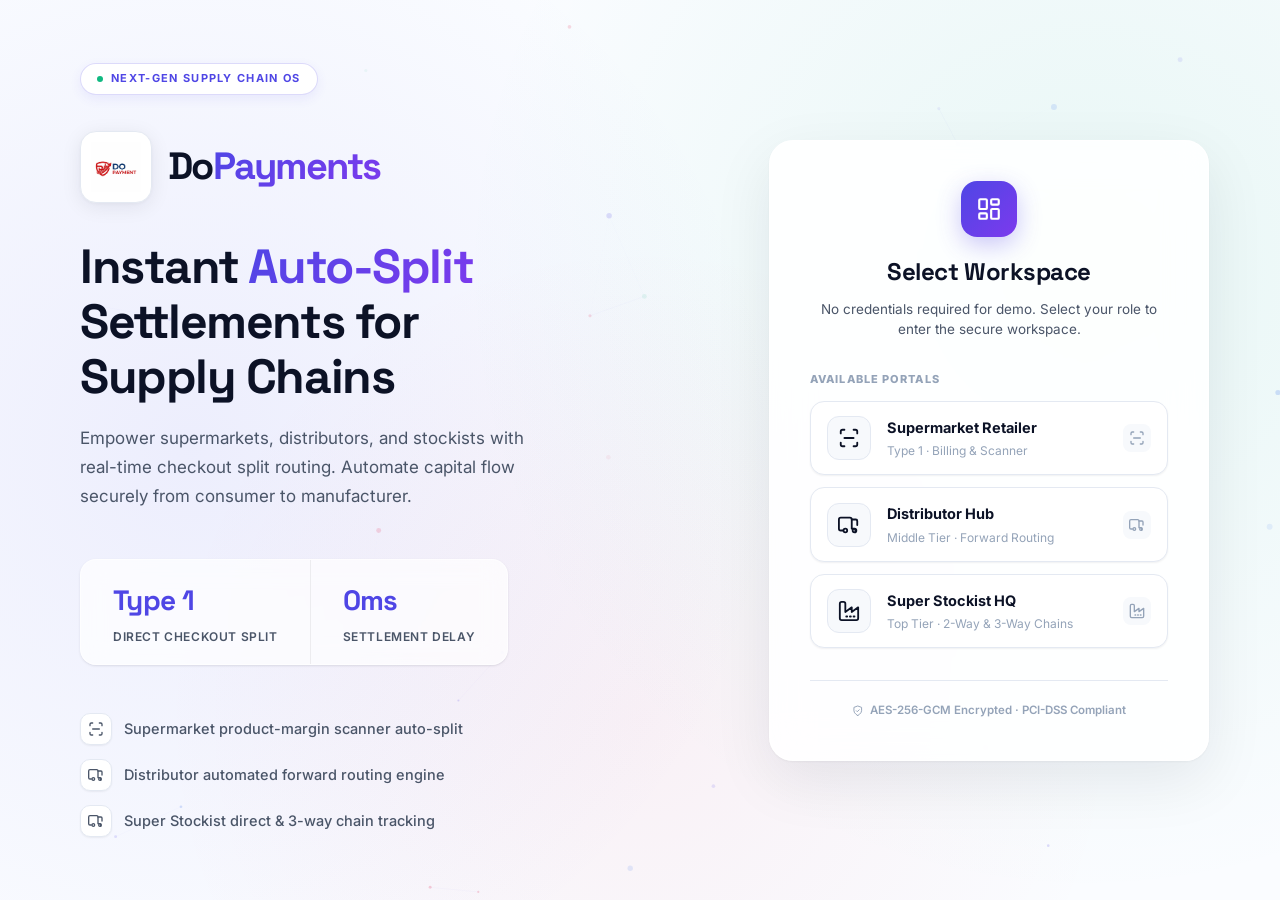
<file: modules/cash-rotation.html>
<!DOCTYPE html>
<html lang="en">
<head>
  <meta charset="UTF-8">
  <meta http-equiv="refresh" content="0; url=../dashboard.html">
  <title>Redirecting...</title>
  <script>
    window.location.href = "../dashboard.html";
  </script>
</head>
<body>
  <p>Redirecting to <a href="../dashboard.html">Dashboard</a>...</p>
</body>
</html>
</file>
<file: assets/css/global.css>
@import url('https://fonts.googleapis.com/css2?family=Space+Grotesk:wght@300;400;500;600;700;800&family=Inter:wght@300;400;500;600;700&display=swap');

:root {
  /* ── Brand Palette ── */
  --primary:        #E11D48;
  --primary-glow:   rgba(225,29,72,0.15);
  --secondary:      #4F46E5;
  --secondary-glow: rgba(79,70,229,0.15);
  --accent:         #2563EB;
  --accent-glow:    rgba(37,99,235,0.15);
  --gold:           #F59E0B;
  --teal:           #0D9488;
  --violet:         #7C3AED;

  /* ── Surfaces ── */
  --bg:         #F0F2F8;
  --bg-card:    #FFFFFF;
  --bg-card2:   #F7F9FC;
  --bg-hover:   #EEF2FF;

  /* ── Borders ── */
  --border:        #E4E9F2;
  --border-active: #C7D2FE;

  /* ── Text ── */
  --text:      #0C1226;
  --text-muted: #4A5568;
  --text-dim:   #94A3B8;
  --white:      #FFFFFF;

  /* ── Semantic ── */
  --success:    #10B981;
  --success-bg: #ECFDF5;
  --warning:    #F59E0B;
  --warning-bg: #FFFBEB;
  --danger:     #E11D48;
  --danger-bg:  #FFF1F2;

  /* ── Gradients ── */
  --grad-brand:   linear-gradient(135deg, #4F46E5 0%, #7C3AED 100%);
  --grad-success: linear-gradient(135deg, #10B981 0%, #059669 100%);
  --grad-accent:  linear-gradient(135deg, #2563EB 0%, #1D4ED8 100%);
  --grad-gold:    linear-gradient(135deg, #F59E0B 0%, #D97706 100%);
  --grad-danger:  linear-gradient(135deg, #E11D48 0%, #BE123C 100%);
  --grad-bg:      linear-gradient(160deg, #F0F2F8 0%, #EEF2FF 50%, #F0F2F8 100%);
  --grad-sidebar: linear-gradient(180deg, #1E1B4B 0%, #2D2B6B 50%, #1E1B4B 100%);

  /* ── Shadows ── */
  --shadow-xs:    0 1px 2px rgba(12,18,38,0.06);
  --shadow-sm:    0 1px 3px rgba(12,18,38,0.08), 0 1px 2px rgba(12,18,38,0.04);
  --shadow-card:  0 4px 20px rgba(12,18,38,0.08), 0 1px 4px rgba(12,18,38,0.04);
  --shadow-lg:    0 12px 48px rgba(12,18,38,0.12), 0 4px 16px rgba(12,18,38,0.06);
  --shadow-glow:  0 0 0 3px rgba(79,70,229,0.18), 0 6px 24px rgba(79,70,229,0.22);
  --shadow-success-glow: 0 0 0 3px rgba(16,185,129,0.18), 0 6px 20px rgba(16,185,129,0.2);
  --shadow-gold-glow:    0 0 0 3px rgba(245,158,11,0.18), 0 6px 20px rgba(245,158,11,0.18);

  /* ── Radii ── */
  --radius-xs: 4px;
  --radius-sm: 8px;
  --radius:    12px;
  --radius-lg: 16px;
  --radius-xl: 24px;

  /* ── Layout ── */
  --sidebar-w:  260px;
  --header-h:   64px;
  --transition: all 0.22s cubic-bezier(0.4,0,0.2,1);
  --transition-slow: all 0.4s cubic-bezier(0.4,0,0.2,1);
}

/* ══════════════════════════ BASE ══════════════════════════ */
*, *::before, *::after { box-sizing: border-box; margin: 0; padding: 0; }
html { scroll-behavior: smooth; }

body {
  font-family: 'Inter', sans-serif;
  background: var(--bg);
  color: var(--text);
  min-height: 100vh;
  overflow-x: hidden;
  line-height: 1.6;
  -webkit-font-smoothing: antialiased;
  -moz-osx-font-smoothing: grayscale;
}

h1,h2,h3,h4,h5 {
  font-family: 'Space Grotesk', sans-serif;
  font-weight: 700;
  line-height: 1.25;
  letter-spacing: -0.02em;
}

a { color: inherit; text-decoration: none; }
button { cursor: pointer; font-family: inherit; }
input,select,textarea { font-family: inherit; }
button:disabled { cursor: not-allowed; opacity: 0.5; }
:focus-visible { outline: 2px solid var(--secondary); outline-offset: 2px; border-radius: 4px; }

::-webkit-scrollbar { width: 5px; height: 5px; }
::-webkit-scrollbar-track { background: transparent; }
::-webkit-scrollbar-thumb { background: var(--border); border-radius: 10px; }
::-webkit-scrollbar-thumb:hover { background: var(--text-dim); }

/* ══════════════════════════ BUTTONS ══════════════════════════ */
.btn {
  display: inline-flex; align-items: center; gap: 8px;
  padding: 9px 20px; border-radius: var(--radius-sm);
  font-size: 13.5px; font-weight: 600; border: none;
  transition: var(--transition); position: relative; overflow: hidden;
  min-height: 38px; white-space: nowrap; letter-spacing: 0.01em;
}
.btn::after {
  content: ''; position: absolute; inset: 0;
  background: rgba(255,255,255,0); transition: var(--transition);
}
.btn:hover::after { background: rgba(255,255,255,0.08); }
.btn:active { transform: scale(0.97); }

.btn-primary {
  background: var(--grad-brand); color: #fff;
  box-shadow: 0 2px 10px rgba(79,70,229,0.35);
}
.btn-primary:hover {
  box-shadow: 0 6px 20px rgba(79,70,229,0.45);
  transform: translateY(-1px);
}

.btn-ghost {
  background: var(--white); color: var(--text);
  border: 1.5px solid var(--border);
  box-shadow: var(--shadow-xs);
}
.btn-ghost:hover { border-color: var(--secondary); color: var(--secondary); background: var(--bg-hover); box-shadow: var(--shadow-sm); }

.btn-success { background: var(--grad-success); color: #fff; box-shadow: 0 2px 10px rgba(16,185,129,0.3); }
.btn-success:hover { box-shadow: 0 6px 20px rgba(16,185,129,0.4); transform: translateY(-1px); }
.btn-danger { background: var(--danger-bg); color: var(--danger); border: 1.5px solid #FECDD3; }
.btn-danger:hover { background: #FFE4E6; border-color: var(--danger); }
.btn-warning { background: var(--warning-bg); color: #B45309; border: 1.5px solid #FDE68A; }
.btn-warning:hover { background: #FEF3C7; }

.btn-sm { padding: 5px 12px; font-size: 12px; min-height: 30px; }
.btn-lg { padding: 13px 30px; font-size: 15px; min-height: 46px; }
.btn-icon { width: 38px; height: 38px; padding: 0; justify-content: center; border-radius: var(--radius-sm); }

/* ══════════════════════════ CARDS ══════════════════════════ */
.card {
  background: var(--bg-card);
  border: 1px solid var(--border);
  border-radius: var(--radius);
  padding: 24px;
  transition: var(--transition);
  position: relative;
  box-shadow: var(--shadow-sm);
}
.card:hover { box-shadow: var(--shadow-card); border-color: #D0D9EC; }
.card-flat { background: var(--bg-card); border: 1px solid var(--border); border-radius: var(--radius); padding: 20px; }

.chart-title {
  font-family: 'Space Grotesk', sans-serif;
  font-size: 14.5px; font-weight: 700;
  color: var(--text); margin-bottom: 18px;
  display: flex; align-items: center; gap: 9px;
  letter-spacing: -0.01em;
}
.chart-title .chart-title-sub { font-size: 12px; font-weight: 500; color: var(--text-muted); margin-left: auto; }

/* ══════════════════════════ KPI CARDS ══════════════════════════ */
.kpi-card {
  background: var(--bg-card);
  border: 1px solid var(--border);
  border-radius: var(--radius);
  padding: 22px 24px 20px;
  position: relative; overflow: hidden;
  transition: var(--transition);
  box-shadow: var(--shadow-sm);
}
.kpi-card::before {
  content: '';
  position: absolute; top: 0; left: 0; right: 0;
  height: 3px;
  background: var(--grad-brand);
  border-radius: var(--radius) var(--radius) 0 0;
  opacity: 0; transition: var(--transition);
}
.kpi-card::after {
  content: '';
  position: absolute; inset: 0;
  background: linear-gradient(135deg, rgba(79,70,229,0.02) 0%, transparent 70%);
  opacity: 0; transition: var(--transition);
  border-radius: var(--radius);
}
.kpi-card:hover { transform: translateY(-3px); box-shadow: var(--shadow-card); border-color: var(--border-active); }
.kpi-card:hover::before { opacity: 1; }
.kpi-card:hover::after { opacity: 1; }

.kpi-label { font-size: 11px; font-weight: 700; color: var(--text-dim); text-transform: uppercase; letter-spacing: 0.1em; }
.kpi-value {
  font-family: 'Space Grotesk', sans-serif;
  font-size: 28px; font-weight: 800; color: var(--text);
  margin: 8px 0 4px; line-height: 1; letter-spacing: -0.02em;
}
.kpi-sub { font-size: 12px; color: var(--text-muted); }
.kpi-icon {
  position: absolute; top: 18px; right: 20px;
  width: 42px; height: 42px; border-radius: 12px;
  display: flex; align-items: center; justify-content: center;
  font-size: 18px;
}
.kpi-trend {
  display: inline-flex; align-items: center; gap: 3px;
  font-size: 11px; font-weight: 700; margin-top: 6px;
  padding: 3px 8px; border-radius: 20px;
}
.kpi-trend.up { color: var(--success); background: var(--success-bg); border: 1px solid #A7F3D0; }
.kpi-trend.down { color: var(--danger); background: var(--danger-bg); border: 1px solid #FECDD3; }
.kpi-trend.neutral { color: var(--text-muted); background: var(--bg-card2); border: 1px solid var(--border); }

/* ══════════════════════════ BADGES ══════════════════════════ */
.badge {
  display: inline-flex; align-items: center; gap: 4px;
  padding: 3px 10px; border-radius: 999px;
  font-size: 11px; font-weight: 700; letter-spacing: 0.04em; text-transform: uppercase;
}
.badge-success { background: var(--success-bg); color: #059669; border: 1px solid #A7F3D0; }
.badge-danger  { background: var(--danger-bg); color: var(--danger); border: 1px solid #FECDD3; }
.badge-warning { background: var(--warning-bg); color: #B45309; border: 1px solid #FDE68A; }
.badge-info    { background: #EFF6FF; color: var(--accent); border: 1px solid #BFDBFE; }
.badge-purple  { background: #EEF2FF; color: var(--secondary); border: 1px solid #C7D2FE; }
.badge-neutral { background: var(--bg-card2); color: var(--text-muted); border: 1px solid var(--border); }
.badge-direct  { background: linear-gradient(135deg,rgba(245,158,11,0.12),rgba(217,119,6,0.08)); color: #B45309; border: 1px solid #FDE68A; }
.badge-chain   { background: linear-gradient(135deg,rgba(79,70,229,0.1),rgba(124,58,237,0.08)); color: var(--secondary); border: 1px solid #C7D2FE; }

/* ══════════════════════════ TABLES ══════════════════════════ */
.table-wrap {
  overflow-x: auto; border-radius: var(--radius);
  background: var(--bg-card); border: 1px solid var(--border);
  box-shadow: var(--shadow-sm);
}
table { width: 100%; border-collapse: collapse; }
thead th {
  padding: 13px 16px; text-align: left;
  font-size: 10.5px; font-weight: 700; color: var(--text-dim);
  text-transform: uppercase; letter-spacing: 0.09em;
  background: var(--bg-card2);
  border-bottom: 1px solid var(--border);
  white-space: nowrap;
}
tbody tr { border-bottom: 1px solid var(--border); transition: var(--transition); }
tbody tr:hover { background: linear-gradient(90deg,rgba(79,70,229,0.03),rgba(79,70,229,0.01)); }
tbody tr:nth-child(even) { background: rgba(240,242,248,0.4); }
tbody tr:nth-child(even):hover { background: linear-gradient(90deg,rgba(79,70,229,0.04),rgba(79,70,229,0.02)); }
tbody td { padding: 13px 16px; font-size: 13.5px; color: var(--text); vertical-align: middle; }
tbody tr:last-child { border-bottom: none; }

/* ══════════════════════════ INPUTS ══════════════════════════ */
.input-group { display: flex; flex-direction: column; gap: 6px; }
.input-label { font-size: 11.5px; font-weight: 700; color: var(--text-muted); letter-spacing: 0.04em; text-transform: uppercase; }
.input, .select, .textarea {
  width: 100%; padding: 10px 14px;
  background: var(--white);
  border: 1.5px solid var(--border);
  border-radius: var(--radius-sm); color: var(--text);
  font-size: 14px; outline: none;
  transition: var(--transition);
  box-shadow: var(--shadow-xs);
}
.input:focus, .select:focus, .textarea:focus {
  border-color: var(--secondary);
  box-shadow: 0 0 0 3px rgba(79,70,229,0.12);
}
.input::placeholder { color: var(--text-dim); }
.select option { background: #fff; color: var(--text); }
.textarea { resize: vertical; min-height: 100px; }
.form-stack { display: flex; flex-direction: column; gap: 16px; }

/* ══════════════════════════ PROGRESS ══════════════════════════ */
.progress-bar { height: 5px; background: var(--border); border-radius: 10px; overflow: hidden; }
.progress-fill { height: 100%; border-radius: 10px; background: var(--grad-brand); transition: width 0.6s cubic-bezier(0.4,0,0.2,1); }

/* ══════════════════════════ SIDEBAR ══════════════════════════ */
.app-layout { display: flex; min-height: 100vh; }

.sidebar {
  width: var(--sidebar-w); min-height: 100vh;
  background: var(--grad-sidebar);
  display: flex; flex-direction: column;
  position: fixed; top: 0; left: 0; z-index: 100;
  transition: var(--transition);
  box-shadow: 4px 0 24px rgba(12,18,38,0.15);
}

.sidebar-logo {
  padding: 20px 18px 16px;
  border-bottom: 1px solid rgba(255,255,255,0.08);
  display: flex; align-items: center; gap: 12px;
}
.logo-mark {
  width: 40px; height: 40px; border-radius: 10px;
  background: rgba(255,255,255,0.12);
  display: flex; align-items: center; justify-content: center;
  flex-shrink: 0; overflow: hidden;
  border: 1px solid rgba(255,255,255,0.18);
  box-shadow: 0 4px 12px rgba(0,0,0,0.2);
}
.logo-mark img { width: 100%; height: 100%; object-fit: contain; display: block; }
.logo-text { font-family: 'Space Grotesk', sans-serif; font-size: 17px; font-weight: 800; color: #fff; letter-spacing: -0.02em; }
.logo-text span { color: #A5B4FC; }
.logo-version { font-size: 9px; font-weight: 600; color: rgba(255,255,255,0.3); text-transform: uppercase; letter-spacing: 0.1em; margin-top: 1px; }

.sidebar-nav { flex: 1; padding: 14px 10px; overflow-y: auto; }
.nav-section-label {
  font-size: 9.5px; font-weight: 800; color: rgba(255,255,255,0.3);
  text-transform: uppercase; letter-spacing: 0.14em;
  padding: 14px 12px 6px; margin-top: 4px;
}
.nav-item {
  display: flex; align-items: center; gap: 10px;
  padding: 10px 12px; border-radius: var(--radius-sm);
  font-size: 13px; font-weight: 500; color: rgba(255,255,255,0.55);
  cursor: pointer; transition: var(--transition); margin-bottom: 2px;
  text-decoration: none; min-height: 40px;
  border: 1px solid transparent;
  position: relative;
}
.nav-item:hover { background: rgba(255,255,255,0.08); color: rgba(255,255,255,0.9); }
.nav-item.active {
  background: rgba(165,180,252,0.15);
  color: #A5B4FC;
  border-color: rgba(165,180,252,0.2);
  font-weight: 600;
}
.nav-item.active::before {
  content: '';
  position: absolute; left: 0; top: 50%; transform: translateY(-50%);
  width: 3px; height: 60%; border-radius: 0 3px 3px 0;
  background: #A5B4FC;
}
.nav-item .nav-icon {
  font-size: 15px; width: 20px; text-align: center;
  display: inline-flex; align-items: center; justify-content: center;
  flex-shrink: 0;
}

.sidebar-footer { padding: 12px 10px 16px; border-top: 1px solid rgba(255,255,255,0.08); }
.user-chip {
  display: flex; align-items: center; gap: 10px;
  padding: 10px 12px; border-radius: var(--radius-sm);
  background: rgba(255,255,255,0.07);
  border: 1px solid rgba(255,255,255,0.1);
  cursor: pointer; transition: var(--transition);
}
.user-chip:hover { background: rgba(255,255,255,0.12); border-color: rgba(255,255,255,0.18); }
.user-avatar {
  width: 34px; height: 34px; border-radius: 9px;
  background: var(--grad-brand);
  display: flex; align-items: center; justify-content: center;
  font-size: 13px; font-weight: 800; color: white;
  flex-shrink: 0; box-shadow: 0 2px 8px rgba(79,70,229,0.4);
}
.user-name { font-size: 13px; font-weight: 700; color: rgba(255,255,255,0.9); }
.user-role { font-size: 11px; color: rgba(255,255,255,0.4); margin-top: 1px; }

/* ══════════════════════════ MAIN CONTENT ══════════════════════════ */
.main-content { margin-left: var(--sidebar-w); flex: 1; min-height: 100vh; display: flex; flex-direction: column; }

.topbar {
  min-height: var(--header-h);
  background: rgba(255,255,255,0.92);
  backdrop-filter: blur(20px); -webkit-backdrop-filter: blur(20px);
  border-bottom: 1px solid var(--border);
  display: flex; align-items: center; justify-content: space-between;
  padding: 0 28px; position: sticky; top: 0; z-index: 90;
  gap: 16px;
  box-shadow: 0 1px 0 var(--border), 0 4px 20px rgba(12,18,38,0.04);
}
.topbar-title {
  font-family: 'Space Grotesk', sans-serif;
  font-size: 15px; font-weight: 700; color: var(--text);
  letter-spacing: -0.02em; display: flex; align-items: center; gap: 8px;
}
.topbar-actions { display: flex; align-items: center; gap: 10px; flex-wrap: nowrap; }
.notif-btn {
  width: 38px; height: 38px; border-radius: var(--radius-sm);
  border: 1.5px solid var(--border);
  background: var(--white); display: flex; align-items: center; justify-content: center;
  font-size: 15px; position: relative; transition: var(--transition); color: var(--text-muted);
  box-shadow: var(--shadow-xs);
}
.notif-btn:hover { border-color: var(--secondary); color: var(--secondary); background: #EEF2FF; }
.notif-dot { position: absolute; top: 7px; right: 7px; width: 6px; height: 6px; border-radius: 50%; background: var(--primary); border: 1.5px solid white; }

.page-body { padding: 26px 30px 40px; flex: 1; }

/* ══════════════════════════ SECTION HEADERS ══════════════════════════ */
.section-header { display: flex; align-items: flex-start; justify-content: space-between; margin-bottom: 20px; gap: 16px; }
.section-title { font-size: 19px; font-weight: 800; color: var(--text); letter-spacing: -0.02em; }
.section-sub { font-size: 13px; color: var(--text-muted); margin-top: 3px; line-height: 1.5; }

/* ══════════════════════════ GRIDS ══════════════════════════ */
.kpi-grid { display: grid; grid-template-columns: repeat(4,minmax(0,1fr)); gap: 16px; margin-bottom: 24px; }
.grid-2 { display: grid; grid-template-columns: repeat(2,minmax(0,1fr)); gap: 20px; }
.grid-3 { display: grid; grid-template-columns: repeat(3,minmax(0,1fr)); gap: 18px; }
.grid-4 { display: grid; grid-template-columns: repeat(4,minmax(0,1fr)); gap: 16px; }

/* ══════════════════════════ MOBILE NAV ══════════════════════════ */
.mobile-menu-toggle {
  display: none; width: 36px; height: 36px; flex: 0 0 36px;
  border: 1.5px solid var(--border); border-radius: var(--radius-sm);
  background: var(--white); color: var(--text);
  align-items: center; justify-content: center;
  box-shadow: var(--shadow-xs);
}
.mobile-menu-toggle:hover { border-color: var(--secondary); color: var(--secondary); }
.mobile-menu-toggle span,
.mobile-menu-toggle span::before,
.mobile-menu-toggle span::after {
  display: block; width: 15px; height: 2px; border-radius: 2px;
  background: currentColor; position: relative; content: '';
}
.mobile-menu-toggle span::before { position: absolute; top: -5px; }
.mobile-menu-toggle span::after  { position: absolute; top: 5px; }
.sidebar-backdrop { position: fixed; inset: 0; z-index: 95; background: rgba(12,18,38,0.45); opacity: 0; pointer-events: none; transition: opacity 0.22s ease; }

/* ══════════════════════════ TOASTS ══════════════════════════ */
.toast-container { position: fixed; bottom: 22px; right: 22px; z-index: 10000; display: flex; flex-direction: column; gap: 10px; max-width: 390px; pointer-events: none; }
.toast-item {
  pointer-events: auto;
  background: var(--white);
  border: 1px solid var(--border);
  border-radius: var(--radius);
  padding: 14px 18px;
  box-shadow: var(--shadow-lg);
  display: flex; flex-direction: column; gap: 4px;
  min-width: 300px;
  animation: slideInFromRight 0.3s cubic-bezier(0.4,0,0.2,1) forwards;
  border-left: 4px solid var(--border);
}
.toast-item.toast-success { border-left-color: var(--success); }
.toast-item.toast-info { border-left-color: var(--secondary); }
.toast-item.toast-warning { border-left-color: var(--warning); }
.toast-item.toast-error { border-left-color: var(--danger); }
.toast-item-header { display: flex; justify-content: space-between; align-items: center; font-weight: 700; font-size: 13px; color: var(--text); }
.toast-item-body { font-size: 12px; color: var(--text-muted); line-height: 1.55; }
.toast-item-close { cursor: pointer; color: var(--text-dim); font-size: 16px; line-height: 1; padding: 0 2px; transition: var(--transition); }
.toast-item-close:hover { color: var(--text); }

/* ══════════════════════════ MODAL ══════════════════════════ */
.modal-overlay { position: fixed; inset: 0; background: rgba(12,18,38,0.55); backdrop-filter: blur(8px); z-index: 1000; display: flex; align-items: center; justify-content: center; opacity: 0; pointer-events: none; transition: opacity 0.25s; }
.modal-overlay.open { opacity: 1; pointer-events: all; }
.modal { background: var(--white); border: 1px solid var(--border); border-radius: var(--radius-lg); padding: 30px; width: 90%; max-width: 520px; max-height: 90vh; overflow-y: auto; transform: translateY(20px); transition: transform 0.28s cubic-bezier(0.4,0,0.2,1); box-shadow: var(--shadow-lg); }
.modal-overlay.open .modal { transform: translateY(0); }
.modal-header { display: flex; align-items: center; justify-content: space-between; margin-bottom: 24px; padding-bottom: 16px; border-bottom: 1px solid var(--border); }
.modal-title { font-size: 17px; font-weight: 700; color: var(--text); }
.modal-close { width: 32px; height: 32px; border-radius: 8px; border: 1.5px solid var(--border); background: var(--bg-card2); display: flex; align-items: center; justify-content: center; font-size: 16px; cursor: pointer; color: var(--text-dim); transition: var(--transition); }
.modal-close:hover { background: #F1F5F9; color: var(--text); }

/* ══════════════════════════ ANIMATIONS ══════════════════════════ */
@keyframes slideInFromRight { from { transform: translateX(120%); opacity: 0; } to { transform: translateX(0); opacity: 1; } }
@keyframes fadeIn { from { opacity: 0; transform: translateY(12px); } to { opacity: 1; transform: translateY(0); } }
@keyframes slideUp { from { opacity: 0; transform: translateY(20px); } to { opacity: 1; transform: translateY(0); } }
@keyframes pulse { 0%,100% { opacity: 1; } 50% { opacity: 0.5; } }
@keyframes spin { to { transform: rotate(360deg); } }
@keyframes shimmer { 0% { background-position: -200% center; } 100% { background-position: 200% center; } }
@keyframes flowPulse { 0%,100% { opacity: 0.6; } 50% { opacity: 1; } }
@keyframes countUp { from { opacity: 0; transform: translateY(6px); } to { opacity: 1; transform: translateY(0); } }

.fade-in { animation: fadeIn 0.35s ease forwards; }
.slide-up { animation: slideUp 0.4s ease forwards; }
.pulse { animation: pulse 2s infinite; }

/* ══════════════════════════ LOADER ══════════════════════════ */
.loader { width: 18px; height: 18px; border: 2px solid var(--border); border-top-color: var(--secondary); border-radius: 50%; animation: spin 0.7s linear infinite; }

/* ══════════════════════════ DIVIDER ══════════════════════════ */
.divider { height: 1px; background: var(--border); margin: 18px 0; }

/* ══════════════════════════ CHIP ══════════════════════════ */
.chip { display: inline-flex; align-items: center; gap: 5px; padding: 3px 10px; border-radius: 999px; font-size: 12px; font-weight: 600; background: var(--bg-card2); border: 1px solid var(--border); color: var(--text-muted); }

/* ══════════════════════════ BILLING LAYOUT ══════════════════════════ */
.billing-layout { display: grid; grid-template-columns: 1.5fr 1fr; gap: 22px; align-items: start; }
@media (max-width: 1100px) { .billing-layout { grid-template-columns: 1fr; } }

.product-grid { display: grid; grid-template-columns: repeat(auto-fill,minmax(175px,1fr)); gap: 14px; }
.product-card {
  background: var(--white);
  border: 1.5px solid var(--border);
  border-radius: var(--radius);
  padding: 18px 16px;
  cursor: pointer; transition: var(--transition);
  display: flex; flex-direction: column; justify-content: space-between;
  min-height: 136px;
  position: relative; overflow: hidden;
}
.product-card::before {
  content: ''; position: absolute; top: 0; left: 0; right: 0; height: 2px;
  background: var(--grad-brand); opacity: 0; transition: var(--transition);
}
.product-card:hover { transform: translateY(-4px); border-color: var(--secondary); box-shadow: var(--shadow-glow); }
.product-card:hover::before { opacity: 1; }
.product-card:active { transform: scale(0.98); }
.prod-name { font-size: 13px; font-weight: 700; color: var(--text); line-height: 1.3; }
.prod-sku { font-size: 10px; color: var(--text-dim); margin-top: 3px; font-family: monospace; }
.prod-footer { display: flex; justify-content: space-between; align-items: center; margin-top: 14px; }
.prod-price { font-family: 'Space Grotesk'; font-size: 16px; font-weight: 800; color: var(--secondary); }
.prod-badge { font-size: 9px; padding: 2px 7px; border-radius: 5px; background: rgba(79,70,229,0.08); color: var(--secondary); font-weight: 700; border: 1px solid rgba(79,70,229,0.15); }
.prod-badge.direct { background: rgba(245,158,11,0.08); color: #B45309; border-color: rgba(245,158,11,0.2); }

.cart-item { display: flex; justify-content: space-between; align-items: center; padding: 11px 0; border-bottom: 1px solid var(--border); }
.cart-item:last-child { border-bottom: none; }
.cart-item-name { font-size: 13px; font-weight: 600; color: var(--text); }
.cart-item-qty { font-size: 11.5px; color: var(--text-muted); margin-top: 2px; }
.cart-item-price { font-family: 'Space Grotesk'; font-size: 14px; font-weight: 700; color: var(--text); }

/* ══════════════════════════ SPLIT ENGINE NODES ══════════════════════════ */
.split-engine-full {
  display: flex; flex-direction: column; align-items: center;
  width: 100%; padding: 30px 20px; gap: 0;
  background: linear-gradient(160deg, rgba(79,70,229,0.03) 0%, rgba(16,185,129,0.03) 100%);
  border-radius: var(--radius); border: 1px solid var(--border);
}
.sef-row { display: flex; justify-content: center; width: 100%; }
.sef-split-row { display: flex; justify-content: center; width: 100%; gap: 32px; align-items: flex-start; margin-top: 8px; }
.sef-split-row.nested { width: auto; gap: 20px; margin-top: 8px; }
.sef-branch { display: flex; flex-direction: column; align-items: center; flex: 1; min-width: 0; }
.sef-connector { display: flex; justify-content: center; align-items: center; width: 100%; padding: 7px 0; color: var(--text-dim); font-size: 13px; font-weight: 700; text-align: center; white-space: nowrap; }
.sef-branch .sef-connector { width: auto; font-size: 12px; }
.sef-branch:has(.sef-node.sef-masked) .sef-connector { opacity: 0 !important; pointer-events: none; }
@media (max-width: 900px) { .sef-split-row { gap: 12px; } .sef-split-row.nested { gap: 8px; } .sef-node { width: 150px !important; min-width: 120px !important; } }
.sef-node {
  background: var(--white); border: 1.5px solid var(--border);
  border-radius: 16px; padding: 16px 16px;
  text-align: center; width: 190px; min-width: 140px; max-width: 210px;
  box-shadow: var(--shadow-sm); transition: var(--transition);
  position: relative; display: flex; flex-direction: column; align-items: center; justify-content: center;
}
.sef-node:hover { transform: translateY(-2px); box-shadow: var(--shadow-card); }
.sef-node.highlight-green  { border-color: var(--success);   box-shadow: 0 0 0 3px rgba(16,185,129,0.1); }
.sef-node.highlight-purple { border-color: var(--secondary); box-shadow: 0 0 0 3px rgba(79,70,229,0.1); }
.sef-node.highlight-gold   { border-color: var(--gold);      box-shadow: 0 0 0 3px rgba(245,158,11,0.1); }
.sef-node.highlight-red    { border-color: var(--primary);   box-shadow: 0 0 0 3px rgba(230,57,70,0.1); }
.sef-node.highlight-blue   { border-color: var(--accent);    box-shadow: 0 0 0 3px rgba(37,99,235,0.1); }
.sef-node-icon   { font-size: 24px; margin-bottom: 7px; }
.sef-node-label  { font-size: 10px; font-weight: 700; text-transform: uppercase; letter-spacing: 0.5px; color: var(--text-dim); margin-bottom: 2px; }
.sef-node-title  { font-size: 12px; font-weight: 700; color: var(--text); margin-bottom: 4px; }
.sef-node-amount { font-family: 'Space Grotesk',monospace; font-size: 16px; font-weight: 800; color: var(--secondary); }
.sef-node-amount.green { color: var(--success); }
.sef-node-amount.gold  { color: var(--gold); }
.sef-node-amount.red   { color: var(--primary); }
.sef-node-amount.blue  { color: var(--accent); }
.sef-node-pct  { font-size: 10px; color: var(--text-dim); margin-top: 2px; }
.sef-badge { margin-top: 7px; padding: 2px 8px; border-radius: 10px; font-size: 9px; font-weight: 700; }
.sef-badge-green  { background: rgba(16,185,129,0.12); color: var(--teal); }
.sef-badge-purple { background: rgba(79,70,229,0.12); color: var(--secondary); }
.sef-badge-gold   { background: rgba(245,158,11,0.12); color: #B45309; }
.sef-badge-red    { background: rgba(230,57,70,0.12); color: var(--primary); }
.sef-badge-blue   { background: rgba(37,99,235,0.12); color: var(--accent); }
.sef-node.sef-active { animation: sefPulse 1.2s ease-in-out infinite alternate; }
@keyframes sefPulse { 0% { box-shadow: 0 0 0 3px rgba(79,70,229,0.15); } 100% { box-shadow: 0 0 0 10px rgba(79,70,229,0.00); } }
.sef-node.sef-masked { opacity: 0 !important; pointer-events: none; border-color: transparent !important; box-shadow: none !important; background: transparent !important; }
.split-sum-chip.chip-masked { opacity: 0.25; filter: grayscale(1); }
.split-sum-chip.chip-masked .chip-val { letter-spacing: 3px; }
.cell-masked { color: var(--text-dim) !important; font-style: italic; letter-spacing: 3px; opacity: 0.4; }

.split-summary-bar {
  display: flex; gap: 8px; flex-wrap: wrap; justify-content: center;
  margin-top: 20px; padding-top: 18px;
  border-top: 1px solid var(--border); width: 100%;
}
.split-sum-chip {
  display: flex; align-items: center; gap: 6px;
  background: var(--bg-card2); border: 1px solid var(--border);
  border-radius: 20px; padding: 6px 14px; font-size: 11.5px;
}
.split-sum-chip .chip-dot { width: 8px; height: 8px; border-radius: 50%; flex-shrink: 0; }
.split-sum-chip .chip-label { color: var(--text-dim); }
.split-sum-chip .chip-val   { font-weight: 700; color: var(--text); }

/* ══════════════════════════ SPLIT MODE TOGGLE ══════════════════════════ */
.split-mode-toggle {
  display: inline-flex; border: 1.5px solid var(--border); border-radius: var(--radius-sm);
  background: var(--bg-card2); overflow: hidden;
}
.split-mode-btn {
  padding: 8px 20px; font-size: 13px; font-weight: 600;
  border: none; background: transparent; cursor: pointer;
  color: var(--text-muted); transition: var(--transition);
  display: flex; align-items: center; gap: 7px;
}
.split-mode-btn.active {
  background: var(--grad-brand); color: white;
  box-shadow: 0 2px 8px rgba(79,70,229,0.3);
}
.split-mode-btn.active-gold {
  background: var(--grad-gold); color: white;
  box-shadow: 0 2px 8px rgba(245,158,11,0.3);
}
.split-mode-btn:hover:not(.active):not(.active-gold) { background: var(--bg-hover); color: var(--text); }

/* ══════════════════════════ FLOW DIAGRAM ══════════════════════════ */
.flow-diagram-container {
  background: var(--bg-card2); border: 1px solid var(--border);
  border-radius: var(--radius); padding: 24px;
  margin-top: 18px; overflow: hidden; position: relative;
}
.flow-map-container { border: 1.5px dashed var(--border); border-radius: var(--radius); padding: 20px; background: var(--bg-card2); position: relative; min-height: 240px; display: flex; justify-content: center; align-items: center; }

/* ══════════════════════════ LEDGER ITEMS ══════════════════════════ */
.ledger-list { display: flex; flex-direction: column; gap: 8px; }
.ledger-item {
  background: var(--white); border: 1px solid var(--border);
  border-radius: var(--radius-sm); padding: 14px 16px;
  display: flex; justify-content: space-between; align-items: center;
  transition: var(--transition);
}
.ledger-item:hover { border-color: #D0D9EC; background: #FAFBFF; box-shadow: var(--shadow-sm); transform: translateX(2px); }
.ledger-meta { display: flex; flex-direction: column; gap: 3px; }
.ledger-title { font-size: 13px; font-weight: 600; color: var(--text); }
.ledger-desc { font-size: 11.5px; color: var(--text-dim); }
.ledger-money { display: flex; flex-direction: column; align-items: flex-end; gap: 2px; }
.ledger-amount { font-family: 'Space Grotesk'; font-size: 14px; font-weight: 700; color: var(--text); }

/* ══════════════════════════ ROLE HEADER BANNER ══════════════════════════ */
.role-header-banner {
  background: linear-gradient(135deg, var(--white) 0%, #F0F4FF 100%);
  border: 1px solid var(--border);
  border-radius: var(--radius); padding: 18px 24px;
  margin-bottom: 22px;
  display: flex; justify-content: space-between; align-items: center;
  box-shadow: var(--shadow-sm);
}
.role-header-title { display: flex; align-items: center; gap: 14px; }
.role-header-title h2 { font-size: 17px; margin: 0; color: var(--text); font-weight: 700; }

/* ══════════════════════════ QUICK SWITCHER ══════════════════════════ */
.quick-switcher {
  padding: 8px 32px 8px 14px; border-radius: 22px;
  border: 1.5px solid var(--border);
  background: var(--white);
  font-size: 12.5px; font-weight: 600; color: var(--text);
  cursor: pointer; outline: none; transition: var(--transition);
  appearance: none; -webkit-appearance: none;
  background-image: url("data:image/svg+xml;charset=utf-8,%3Csvg xmlns='http://www.w3.org/2000/svg' viewBox='0 0 24 24' fill='none' stroke='%23475569' stroke-width='2' stroke-linecap='round' stroke-linejoin='round'%3E%3Cpath d='M6 9l6 6 6-6'/%3E%3C/svg%3E");
  background-repeat: no-repeat; background-position: right 9px center; background-size: 12px;
  box-shadow: var(--shadow-xs);
}
.quick-switcher:hover { border-color: var(--secondary); color: var(--secondary); }
.quick-switcher:focus { border-color: var(--secondary); box-shadow: 0 0 0 3px rgba(79,70,229,0.12); }

/* ══════════════════════════ STAT BLOCKS ══════════════════════════ */
.stat-block { display: flex; flex-direction: column; gap: 2px; padding: 14px 16px; background: var(--bg-card2); border-radius: var(--radius-sm); border: 1px solid var(--border); }
.stat-block-label { font-size: 11px; font-weight: 700; color: var(--text-dim); text-transform: uppercase; letter-spacing: 0.06em; }
.stat-block-value { font-family: 'Space Grotesk'; font-size: 20px; font-weight: 800; color: var(--text); }

/* ══════════════════════════ DIRECT SPLIT SPECIAL ══════════════════════════ */
.direct-split-banner {
  background: linear-gradient(135deg, rgba(245,158,11,0.08) 0%, rgba(217,119,6,0.04) 100%);
  border: 1.5px solid rgba(245,158,11,0.3);
  border-radius: var(--radius); padding: 16px 20px;
  display: flex; align-items: center; gap: 12px;
  margin-bottom: 20px;
}
.direct-split-banner .dsb-icon { font-size: 22px; }
.direct-split-banner .dsb-text { flex: 1; }
.direct-split-banner .dsb-title { font-size: 14px; font-weight: 700; color: #B45309; }
.direct-split-banner .dsb-sub   { font-size: 12px; color: var(--text-muted); margin-top: 2px; }

.chain-split-banner {
  background: linear-gradient(135deg, rgba(79,70,229,0.07) 0%, rgba(124,58,237,0.04) 100%);
  border: 1.5px solid rgba(79,70,229,0.2);
  border-radius: var(--radius); padding: 16px 20px;
  display: flex; align-items: center; gap: 12px;
  margin-bottom: 20px;
}
.chain-split-banner .dsb-icon { font-size: 22px; }
.chain-split-banner .dsb-title { font-size: 14px; font-weight: 700; color: var(--secondary); }
.chain-split-banner .dsb-sub   { font-size: 12px; color: var(--text-muted); margin-top: 2px; }

/* ══════════════════════════ PULSE DOT ══════════════════════════ */
.pulse-dot { width: 8px; height: 8px; border-radius: 50%; background: var(--success); box-shadow: 0 0 0 0 rgba(16,185,129,0.7); animation: pulseDotGlow 1.5s infinite; display: inline-block; }
@keyframes pulseDotGlow { 0% { transform: scale(0.95); box-shadow: 0 0 0 0 rgba(16,185,129,0.5); } 70% { transform: scale(1); box-shadow: 0 0 0 6px rgba(16,185,129,0); } 100% { transform: scale(0.95); box-shadow: 0 0 0 0 rgba(16,185,129,0); } }

/* ══════════════════════════ SPLIT SLIDERS ══════════════════════════ */
.split-slider-item { background: var(--white); border: 1.5px solid var(--border); border-radius: var(--radius-sm); padding: 14px 16px; margin-bottom: 10px; transition: var(--transition); }
.split-slider-item:hover { border-color: #D0D9EC; }
.split-slider-header { display: flex; justify-content: space-between; align-items: center; margin-bottom: 10px; }
.split-slider-title { font-size: 13px; font-weight: 600; color: var(--text); }
.split-slider-percent { font-family: 'Space Grotesk'; font-size: 14px; font-weight: 800; color: var(--secondary); }
.split-slider-input { width: 100%; height: 5px; background: #E2E8F0; border-radius: 10px; outline: none; -webkit-appearance: none; cursor: pointer; }
.split-slider-input::-webkit-slider-thumb { -webkit-appearance: none; width: 17px; height: 17px; border-radius: 50%; background: var(--secondary); cursor: pointer; transition: var(--transition); box-shadow: 0 1px 4px rgba(79,70,229,0.4); }
.split-slider-input::-webkit-slider-thumb:hover { transform: scale(1.2); }

/* ══════════════════════════ EMPTY STATES ══════════════════════════ */
.empty-state { display: flex; flex-direction: column; align-items: center; justify-content: center; padding: 48px 20px; text-align: center; }
.empty-state-icon { font-size: 38px; margin-bottom: 14px; opacity: 0.45; }
.empty-state-title { font-size: 14px; font-weight: 600; color: var(--text-muted); }
.empty-state-sub { font-size: 12px; color: var(--text-dim); margin-top: 4px; }

/* ══════════════════════════ ICON SYSTEM ══════════════════════════ */
.dp-icon { width: 1.05em; height: 1.05em; display: inline-flex; align-items: center; justify-content: center; flex: 0 0 auto; color: currentColor; vertical-align: -0.15em; }
.dp-icon svg { width: 100%; height: 100%; stroke: currentColor; stroke-width: 2; stroke-linecap: round; stroke-linejoin: round; fill: none; }
.nav-icon svg,
.kpi-icon svg,
.fi-icon svg,
.inp-icon svg,
.role-card-icon svg,
.role-card-arrow svg,
.login-icon svg,
.sef-node-icon svg,
.dsb-icon svg,
.empty-state-icon svg,
.dp-icon > svg {
  width: 1em;
  height: 1em;
  display: block;
  stroke: currentColor;
  stroke-width: 2;
  stroke-linecap: round;
  stroke-linejoin: round;
  fill: none;
}
.login-icon svg { width: 26px; height: 26px; }
.role-card-icon svg { width: 22px; height: 22px; }
.role-card-arrow svg { width: 16px; height: 16px; }
.kpi-icon svg { width: 20px; height: 20px; }
.sef-node-icon svg,
.dsb-icon svg { width: 24px; height: 24px; }

/* ══════════════════════════ RESPONSIVE ══════════════════════════ */
@media (max-width: 1200px) { .kpi-grid,.grid-4 { grid-template-columns: repeat(2,minmax(0,1fr)); } }
@media (max-width: 900px) {
  .sidebar { transform: translateX(-100%); }
  body.sidebar-open .sidebar { transform: translateX(0); }
  body.sidebar-open .sidebar-backdrop { opacity: 1; pointer-events: auto; }
  .mobile-menu-toggle { display: inline-flex; }
  .main-content { margin-left: 0; }
  .topbar { align-items: flex-start; padding: 12px 16px; }
  .topbar-title { padding-top: 5px; }
  .topbar-actions { width: 100%; justify-content: flex-start; }
  .page-body { padding: 16px 16px 28px; }
  .grid-2,.grid-3,.grid-4,.kpi-grid { grid-template-columns: 1fr !important; }
  .card,.kpi-card { padding: 16px; }
  .modal { width: calc(100% - 24px); padding: 20px; }
}
@media (max-width: 560px) {
  .topbar { flex-wrap: wrap; }
  .topbar-title { font-size: 14px; flex: 1; }
  .kpi-value { font-size: 24px; }
  .toast-container { left: 12px; right: 12px; bottom: 12px; }
  .toast-item { min-width: 0; max-width: none; width: 100%; }
}
</file>
